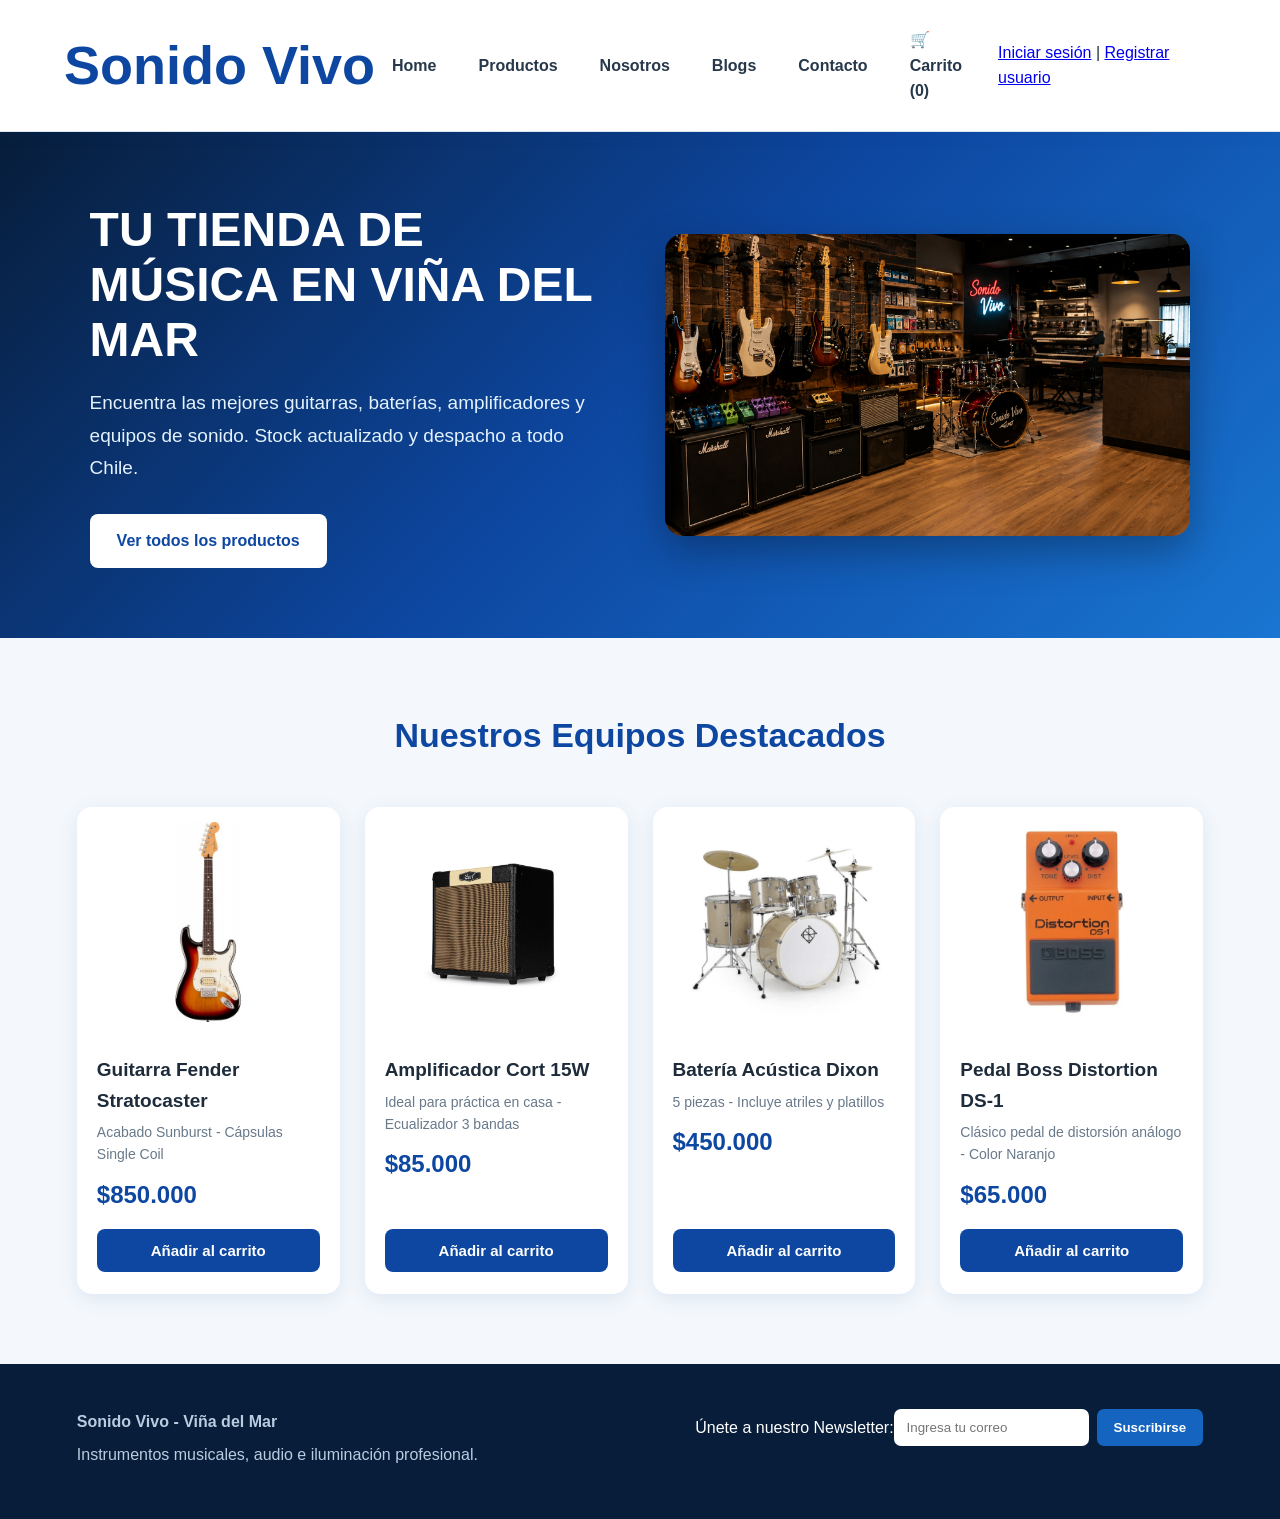
<file: index.html>
<!DOCTYPE html>
<html lang="es">
<head>
    <meta charset="UTF-8">
    <meta name="viewport" content="width=device-width, initial-scale=1.0">
    <title>Sonido Vivo - Tienda de Instrumentos</title>
    <link rel="stylesheet" href="estilos.css">
</head>
<body>

    <!-- HEADER: Cabecera con el logo y navegación -->
    <header>
        <div class="logo">
            <h1>Sonido Vivo</h1>
        </div>
        
        <nav>
            <a href="index.html">Home</a>
            <a href="productos.html">Productos</a>
            <a href="nosotros.html">Nosotros</a>
            <a href="blogs.html">Blogs</a>
            <a href="contacto.html">Contacto</a>
            <a href="carrito.html">Carrito (<span id="contador-carrito">0</span>)</a>
        </nav>
        
        <div class="acceso-usuarios">
            <a href="login.html">Iniciar sesión</a> | 
            <a href="registro.html">Registrar usuario</a>
        </div>
    </header>

    <!-- MAIN: Contenido principal de la página -->
    <main>
        <!-- BANNER PRINCIPAL -->
        <section class="banner-principal">
            <div class="texto-banner">
                <h2>TU TIENDA DE MÚSICA EN VIÑA DEL MAR</h2>
                <p>Encuentra las mejores guitarras, baterías, amplificadores y equipos de sonido. Stock actualizado y despacho a todo Chile.</p>
                <a href="productos.html" class="btn-principal">Ver todos los productos</a>
            </div>
            <div class="imagen-banner">
                <!-- Aquí está la imagen de tu tienda -->
                <img src="img/imagen-de-la-tienda.jpg" alt="Fachada de la tienda Sonido Vivo">
            </div>
        </section>

        <!-- PRODUCTOS DESTACADOS -->
        <section class="listado-productos">
            <h3>Nuestros Equipos Destacados</h3>
            
            <div class="grilla-productos">
                <!-- Producto 1: Guitarra -->
                <article class="producto">
                    <img src="img/guitarra.jpg" alt="Guitarra Eléctrica Fender">
                    <h4>Guitarra Fender Stratocaster</h4>
                    <p class="atributos">Acabado Sunburst - Cápsulas Single Coil</p>
                    <p class="precio">$850.000</p>
                    <button 
                        class="btn-agregar"
                        data-nombre="Guitarra Fender Stratocaster"
                        data-precio="850000">
                        Añadir al carrito
                    </button>
                </article>

                <!-- Producto 2: Amplificador -->
                <article class="producto">
                    <img src="img/amplificador-15w.jpg" alt="Amplificador Cort 15W">
                    <h4>Amplificador Cort 15W</h4>
                    <p class="atributos">Ideal para práctica en casa - Ecualizador 3 bandas</p>
                    <p class="precio">$85.000</p>
                    <button 
                        class="btn-agregar"
                        data-nombre="Amplificador Cort 15W"
                        data-precio="85000">
                        Añadir al carrito
                    </button>
                </article>

                <!-- Producto 3: Batería -->
                <article class="producto">
                    <img src="img/bateria.jpg" alt="Batería Acustica Dixon">
                    <h4>Batería Acústica Dixon</h4>
                    <p class="atributos">5 piezas - Incluye atriles y platillos</p>
                    <p class="precio">$450.000</p>
                    <button 
                    class="btn-agregar"
                    data-nombre="Batería Acústica Dixon"
                    data-precio="450000">
                    Añadir al carrito
                    </button>
                </article>
                
                <!-- Producto 4: Pedal -->
                <article class="producto">
                    <img src="img/pedal.jpg" alt="Pedal Boss Distortion DS-1">
                    <h4>Pedal Boss Distortion DS-1</h4>
                    <p class="atributos">Clásico pedal de distorsión análogo - Color Naranjo</p>
                    <p class="precio">$65.000</p>
                    <button 
                    class="btn-agregar"
                    data-nombre="Pedal Boss Distortion DS-1"
                    data-precio="65000">
                    Añadir al carrito
                    </button>
                </article>
            </div>
        </section>
    </main>

    <!-- FOOTER: Pie de página -->
    <footer>
        <div class="footer-info">
            <p><strong>Sonido Vivo - Viña del Mar</strong></p>
            <p>Instrumentos musicales, audio e iluminación profesional.</p>
        </div>
        <div class="newsletter">
            <label for="email">Únete a nuestro Newsletter:</label>
            <input type="email" id="email" placeholder="Ingresa tu correo">
            <button>Suscribirse</button>
        </div>
    </footer>
    <script src="validaciones.js"></script>
</body>
<script src="validaciones.js"></script>
</html>
</file>
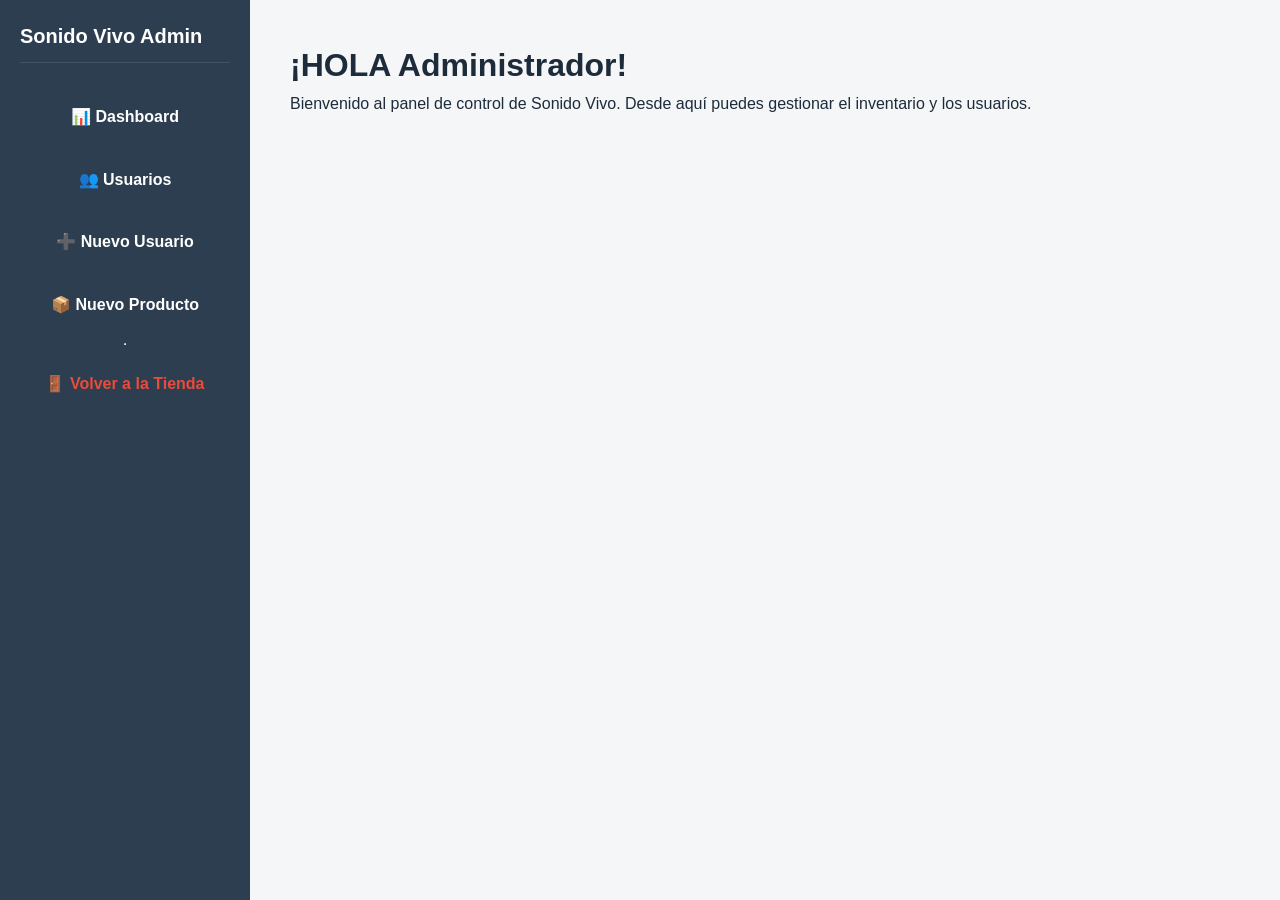
<file: admin-home.html>
<!DOCTYPE html>
<html lang="es">
<head>
    <meta charset="UTF-8">
    <meta name="viewport" content="width=device-width, initial-scale=1.0">
    <title>Panel Administrador - Sonido Vivo</title>
    <link rel="stylesheet" href="estilos.css">
</head>
<body class="body-admin">
    <div class="admin-container" style="display: flex; min-height: 100vh;">
        <!-- Menú Vertical de Administración -->
        <aside class="sidebar" style="width: 250px; background-color: #2c3e50; color: white; padding: 20px;">
            <h2>Sonido Vivo Admin</h2>
            <nav style="display: flex; flex-direction: column; gap: 15px; margin-top: 30px;">
                <a href="admin-home.html" style="color: white; text-decoration: none;">📊 Dashboard</a>
                <a href="admin-usuarios.html" style="color: white; text-decoration: none;">👥 Usuarios</a>
                <a href="admin-nuevo-usuario.html" style="color: white; text-decoration: none;">➕ Nuevo Usuario</a>
                <a href="admin-nuevo-producto.html" style="color: white; text-decoration: none;">📦 Nuevo Producto</a>
                <hr>
                <a href="index.html" style="color: #e74c3c; text-decoration: none;">🚪 Volver a la Tienda</a>
            </nav>
        </aside>

        <!-- Área de Contenido Principal -->
        <main class="admin-content" style="flex: 1; padding: 40px; background-color: #f4f6f7;">
            <h1>¡HOLA Administrador!</h1>
            <p>Bienvenido al panel de control de Sonido Vivo. Desde aquí puedes gestionar el inventario y los usuarios.</p>
        </main>
    </div>
</body>
</html>
</file>
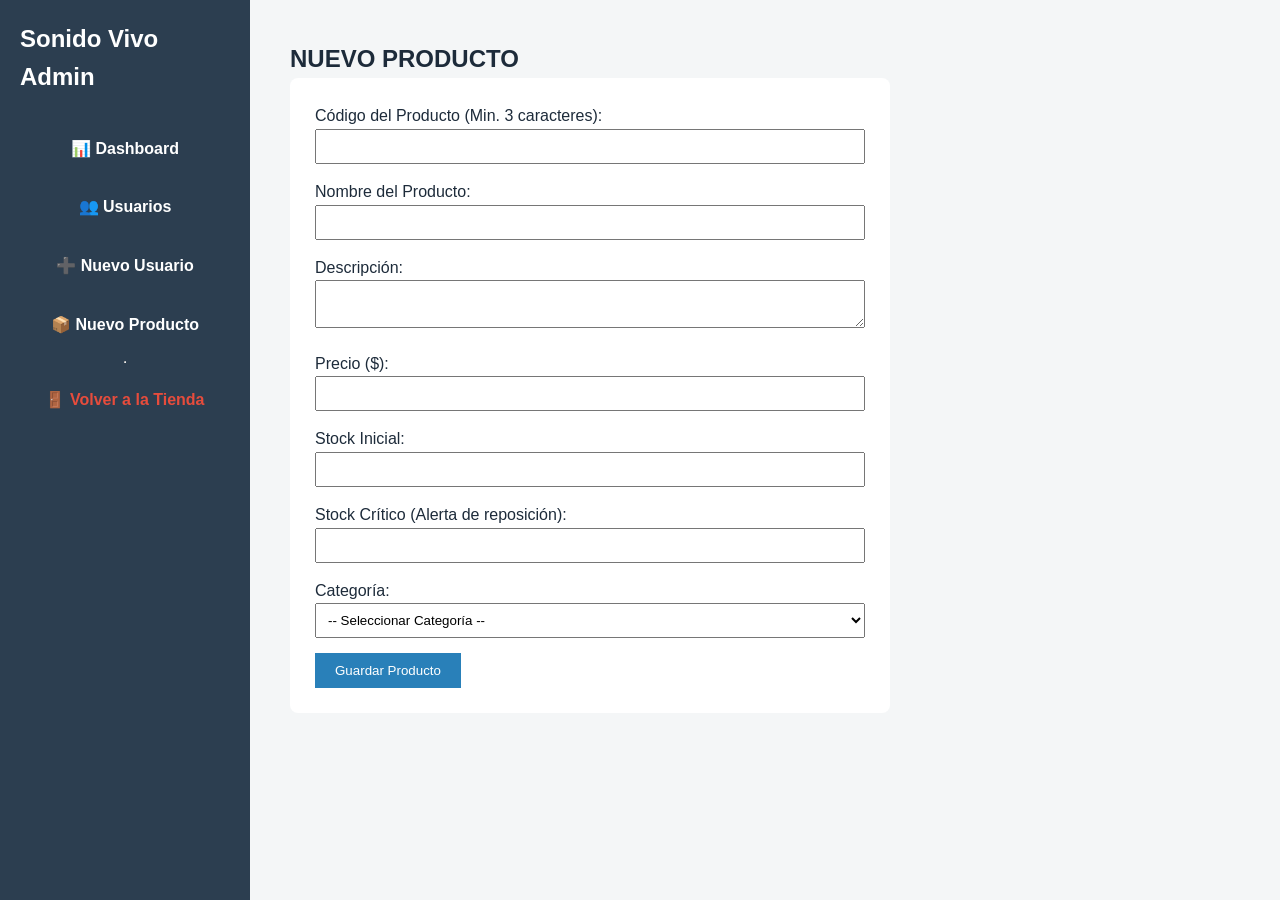
<file: admin-nuevo-producto.html>
<!DOCTYPE html>
<html lang="es">
<head>
    <meta charset="UTF-8">
    <meta name="viewport" content="width=device-width, initial-scale=1.0">
    <title>Nuevo Producto - Admin</title>
    <link rel="stylesheet" href="estilos.css">
</head>
<body>
    <div style="display: flex; min-height: 100vh;">
        <aside style="width: 250px; background-color: #2c3e50; color: white; padding: 20px;">
            <h2>Sonido Vivo Admin</h2>
            <nav style="display: flex; flex-direction: column; gap: 15px; margin-top: 30px;">
                <a href="admin-home.html" style="color: white; text-decoration: none;">📊 Dashboard</a>
                <a href="admin-usuarios.html" style="color: white; text-decoration: none;">👥 Usuarios</a>
                <a href="admin-nuevo-usuario.html" style="color: white; text-decoration: none;">➕ Nuevo Usuario</a>
                <a href="admin-nuevo-producto.html" style="color: white; text-decoration: none;">📦 Nuevo Producto</a>
                <hr>
                <a href="index.html" style="color: #e74c3c; text-decoration: none;">🚪 Volver a la Tienda</a>
            </nav>
        </aside>

        <main style="flex: 1; padding: 40px; background-color: #f4f6f7;">
            <h2>NUEVO PRODUCTO</h2>
            <form id="form-admin-producto" style="background: white; padding: 25px; border-radius: 8px; max-width: 600px;">
                <label>Código del Producto (Min. 3 caracteres):</label>
                <input type="text" id="prod-codigo" minlength="3" required style="width: 100%; margin-bottom: 15px; padding: 8px;">

                <label>Nombre del Producto:</label>
                <input type="text" id="prod-nombre" maxlength="100" required style="width: 100%; margin-bottom: 15px; padding: 8px;">

                <label>Descripción:</label>
                <textarea id="prod-descripcion" maxlength="500" style="width: 100%; margin-bottom: 15px; padding: 8px;"></textarea>

                <label>Precio ($):</label>
                <input type="number" id="prod-precio" min="0" step="0.01" required style="width: 100%; margin-bottom: 15px; padding: 8px;">

                <label>Stock Inicial:</label>
                <input type="number" id="prod-stock" min="0" required style="width: 100%; margin-bottom: 15px; padding: 8px;">

                <label>Stock Crítico (Alerta de reposición):</label>
                <input type="number" id="prod-stock-critico" min="0" style="width: 100%; margin-bottom: 15px; padding: 8px;">

                <label>Categoría:</label>
                <select id="prod-categoria" required style="width: 100%; margin-bottom: 15px; padding: 8px;">
                    <option value="">-- Seleccionar Categoría --</option>
                    <option value="Cuerdas">Instrumentos de Cuerda</option>
                    <option value="Percusion">Percusión</option>
                    <option value="Amplificadores">Amplificadores</option>
                    <option value="Accesorios">Accesorios</option>
                </select>

                <button type="submit" style="background: #2980b9; color: white; border: none; padding: 10px 20px; cursor: pointer;">Guardar Producto</button>
            </form>
        </main>
    </div>
    <script src="validaciones.js"></script>
</body>
</html>
</file>
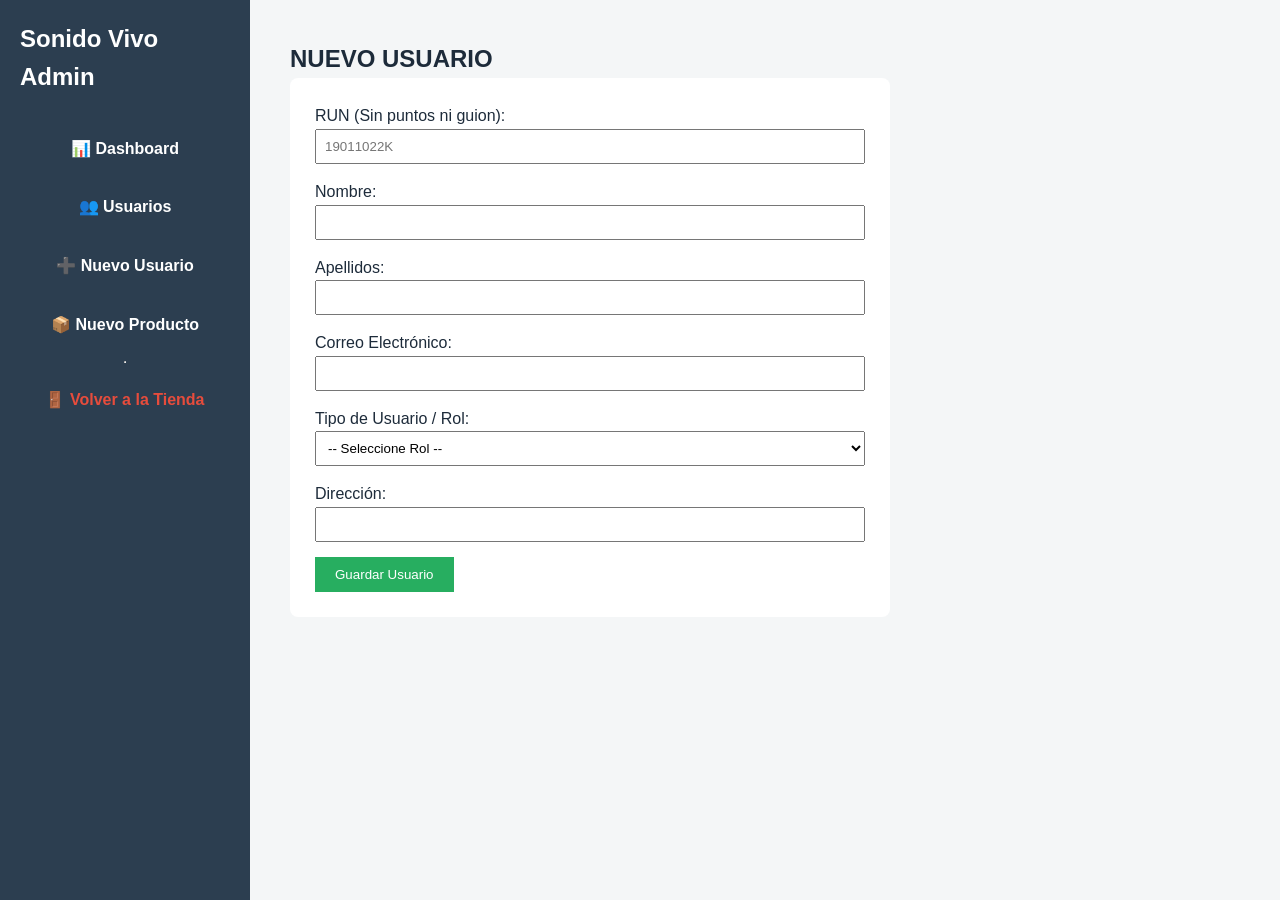
<file: admin-nuevo-usuario.html>
<!DOCTYPE html>
<html lang="es">
<head>
    <meta charset="UTF-8">
    <meta name="viewport" content="width=device-width, initial-scale=1.0">
    <title>Nuevo Usuario - Admin</title>
    <link rel="stylesheet" href="estilos.css">
</head>
<body>
    <div style="display: flex; min-height: 100vh;">
        <aside style="width: 250px; background-color: #2c3e50; color: white; padding: 20px;">
            <h2>Sonido Vivo Admin</h2>
            <nav style="display: flex; flex-direction: column; gap: 15px; margin-top: 30px;">
                <a href="admin-home.html" style="color: white; text-decoration: none;">📊 Dashboard</a>
                <a href="admin-usuarios.html" style="color: white; text-decoration: none;">👥 Usuarios</a>
                <a href="admin-nuevo-usuario.html" style="color: white; text-decoration: none;">➕ Nuevo Usuario</a>
                <a href="admin-nuevo-producto.html" style="color: white; text-decoration: none;">📦 Nuevo Producto</a>
                <hr>
                <a href="index.html" style="color: #e74c3c; text-decoration: none;">🚪 Volver a la Tienda</a>
            </nav>
        </aside>

        <main style="flex: 1; padding: 40px; background-color: #f4f6f7;">
            <h2>NUEVO USUARIO</h2>
            <form id="form-admin-usuario" style="background: white; padding: 25px; border-radius: 8px; max-width: 600px;">
                <label>RUN (Sin puntos ni guion):</label>
                <input type="text" id="admin-run" placeholder="19011022K" required style="width: 100%; margin-bottom: 15px; padding: 8px;">

                <label>Nombre:</label>
                <input type="text" id="admin-nombre" maxlength="50" required style="width: 100%; margin-bottom: 15px; padding: 8px;">

                <label>Apellidos:</label>
                <input type="text" id="admin-apellidos" maxlength="100" required style="width: 100%; margin-bottom: 15px; padding: 8px;">

                <label>Correo Electrónico:</label>
                <input type="email" id="admin-correo" required style="width: 100%; margin-bottom: 15px; padding: 8px;">

                <label>Tipo de Usuario / Rol:</label>
                <select id="admin-tipo-usuario" required style="width: 100%; margin-bottom: 15px; padding: 8px;">
                    <option value="">-- Seleccione Rol --</option>
                    <option value="Administrador">Administrador</option>
                    <option value="Vendedor">Vendedor</option>
                    <option value="Cliente">Cliente</option>
                </select>

                <label>Dirección:</label>
                <input type="text" id="admin-direccion" maxlength="300" required style="width: 100%; margin-bottom: 15px; padding: 8px;">

                <button type="submit" style="background: #27ae60; color: white; border: none; padding: 10px 20px; cursor: pointer;">Guardar Usuario</button>
            </form>
        </main>
    </div>
    <script src="validaciones.js"></script>
</body>
</html>
</file>
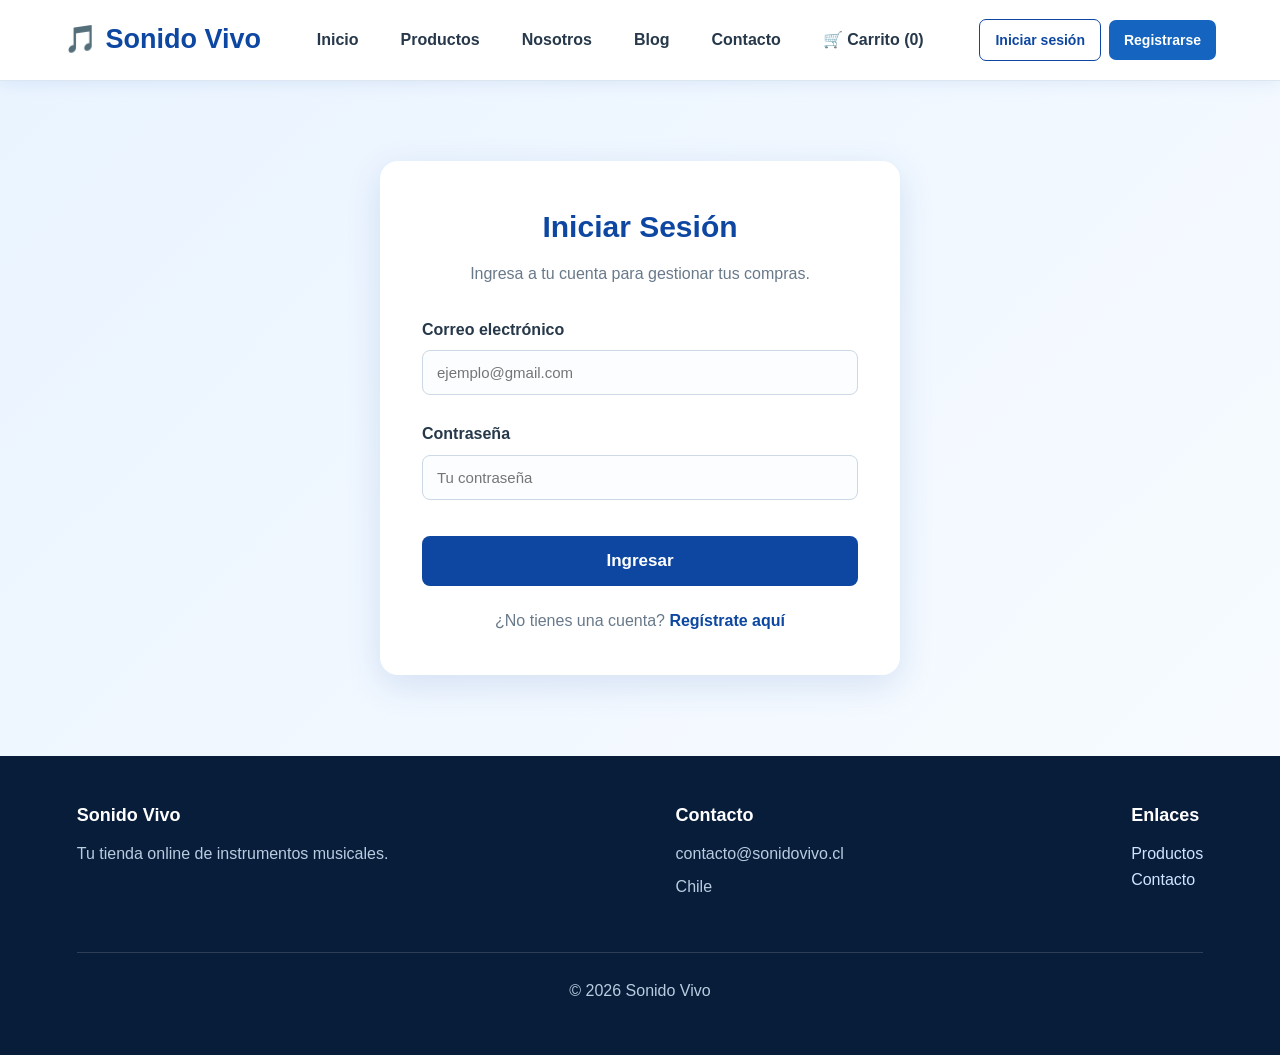
<file: admin-productos.html>
<!DOCTYPE html>
<html lang="es">
<head>
    <meta charset="UTF-8">
    <meta name="viewport" content="width=device-width, initial-scale=1.0">
    <title>Panel de Administración - Sonido Vivo</title>
    <link rel="stylesheet" href="estilos.css">
</head>
<body>

    <!-- PROTECCIÓN DE ACCESO: si no hay sesión de admin, expulsa antes de mostrar nada -->
    <script>
        const usuarioSesion = JSON.parse(localStorage.getItem("usuarioActivo"));
        if (!usuarioSesion || usuarioSesion.rol !== "admin") {
            window.location.href = "login.html";
        }
    </script>

    <!-- HEADER DEL ADMIN: Es distinto al de los clientes -->
    <header style="background-color: #112233; color: white;">
        <div class="logo">
            <h1 style="color: white;">Sonido Vivo | ADMIN</h1>
        </div>
        <nav>
            <a href="admin-productos.html" style="color: #a8dadc;">📦 Mis Productos</a>
            <a href="admin-usuarios.html" style="color: white;">👥 Usuarios</a>
            <a href="#" onclick="cerrarSesion()" style="color: #e63946;">Cerrar Sesión</a>
        </nav>
    </header>

    <main style="padding: 40px;">
        <h2 style="margin-bottom: 20px;">Listado de Productos en Bodega</h2>
        
        <button style="margin-bottom: 20px; background-color: #2a9d8f;">+ Agregar Nuevo Producto</button>

        <!-- TABLA: Etiqueta semántica para mostrar datos tabulares -->
        <table class="tabla-admin">
            <thead>
                <tr>
                    <th>ID</th>
                    <th>Imagen</th>
                    <th>Nombre del Producto</th>
                    <th>Precio</th>
                    <th>Stock Físico</th>
                    <th>Acciones</th>
                </tr>
            </thead>
            <tbody>
                <tr>
                    <td>001</td>
                    <td><img src="img/guitarra.jpg" width="50" alt="Guitarra"></td>
                    <td>Guitarra Fender Stratocaster</td>
                    <td>$850.000</td>
                    <td style="color: green; font-weight: bold;">12</td>
                    <td>
                        <button style="background-color: #f4a261; padding: 5px 10px;">Editar</button>
                        <button style="background-color: #e63946; padding: 5px 10px;">Eliminar</button>
                    </td>
                </tr>
                <tr>
                    <td>002</td>
                    <td><img src="img/amplificador-15w.jpg" width="50" alt="Amplificador"></td>
                    <td>Amplificador Cort 15W</td>
                    <td>$85.000</td>
                    <td style="color: red; font-weight: bold;">0 (Agotado)</td>
                    <td>
                        <button style="background-color: #f4a261; padding: 5px 10px;">Editar</button>
                        <button style="background-color: #e63946; padding: 5px 10px;">Eliminar</button>
                    </td>
                </tr>
            </tbody>
        </table>
    </main>

    <script src="validaciones.js"></script>
    <script src="sesion.js"></script>
</body>
</html>
</file>
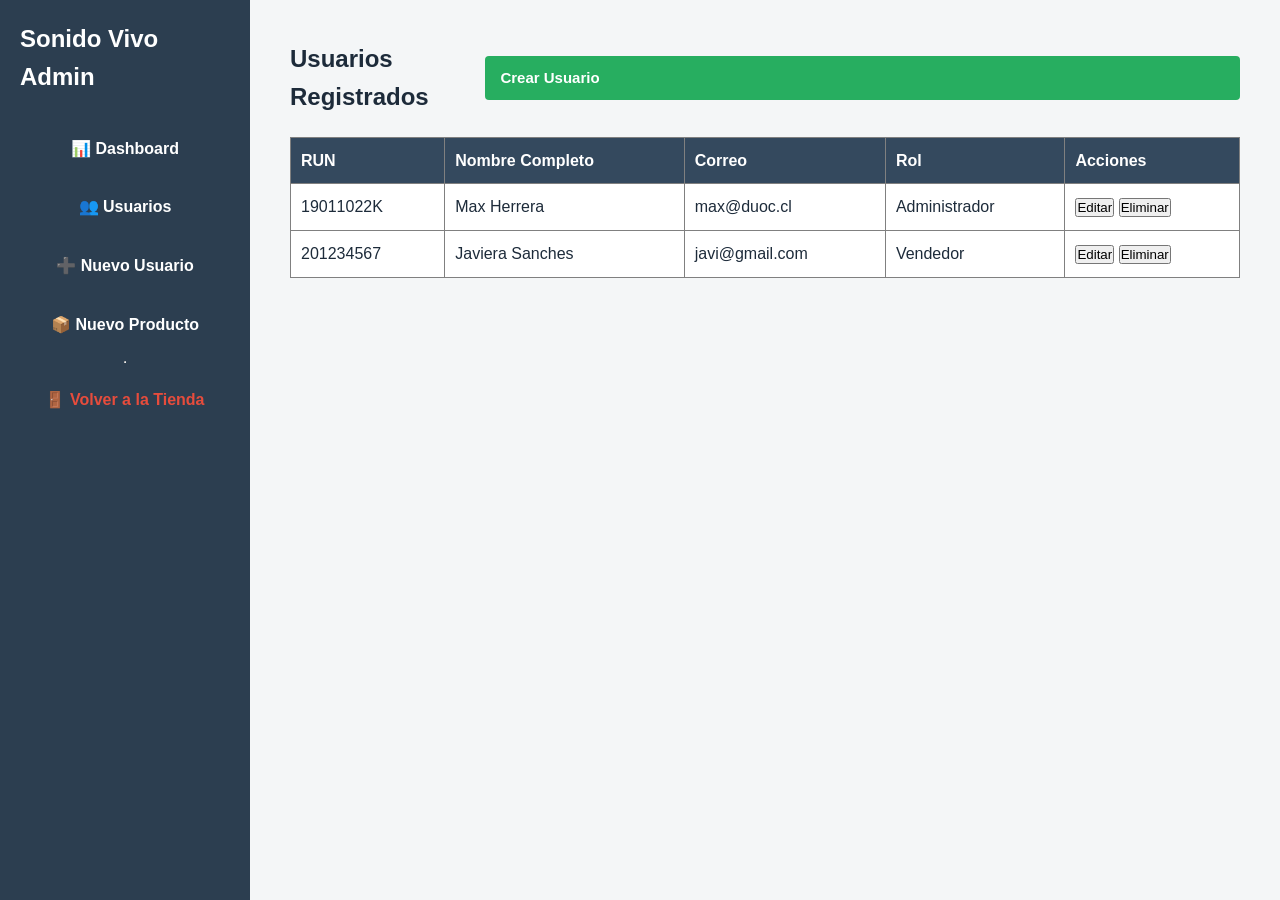
<file: admin-usuarios.html>
<!DOCTYPE html>
<html lang="es">
<head>
    <meta charset="UTF-8">
    <meta name="viewport" content="width=device-width, initial-scale=1.0">
    <title>Gestión de Usuarios - Admin</title>
    <link rel="stylesheet" href="estilos.css">
</head>
<body>
    <div style="display: flex; min-height: 100vh;">
        <aside style="width: 250px; background-color: #2c3e50; color: white; padding: 20px;">
            <h2>Sonido Vivo Admin</h2>
            <nav style="display: flex; flex-direction: column; gap: 15px; margin-top: 30px;">
                <a href="admin-home.html" style="color: white; text-decoration: none;">📊 Dashboard</a>
                <a href="admin-usuarios.html" style="color: white; text-decoration: none;">👥 Usuarios</a>
                <a href="admin-nuevo-usuario.html" style="color: white; text-decoration: none;">➕ Nuevo Usuario</a>
                <a href="admin-nuevo-producto.html" style="color: white; text-decoration: none;">📦 Nuevo Producto</a>
                <hr>
                <a href="index.html" style="color: #e74c3c; text-decoration: none;">🚪 Volver a la Tienda</a>
            </nav>
        </aside>

        <main style="flex: 1; padding: 40px; background-color: #f4f6f7;">
            <div style="display: flex; justify-content: space-between; align-items: center; margin-bottom: 20px;">
                <h2>Usuarios Registrados</h2>
                <a href="admin-nuevo-usuario.html" class="btn-agregar" style="padding: 10px 15px; text-decoration: none; background: #27ae60; color: white; border-radius: 4px;">Crear Usuario</a>
            </div>

            <table border="1" style="width: 100%; border-collapse: collapse; background: white; text-align: left;">
                <thead style="background-color: #34495e; color: white;">
                    <tr>
                        <th style="padding: 10px;">RUN</th>
                        <th style="padding: 10px;">Nombre Completo</th>
                        <th style="padding: 10px;">Correo</th>
                        <th style="padding: 10px;">Rol</th>
                        <th style="padding: 10px;">Acciones</th>
                    </tr>
                </thead>
                <tbody>
                    <tr>
                        <td style="padding: 10px;">19011022K</td>
                        <td style="padding: 10px;">Max Herrera</td>
                        <td style="padding: 10px;">max@duoc.cl</td>
                        <td style="padding: 10px;">Administrador</td>
                        <td style="padding: 10px;"><button>Editar</button> <button>Eliminar</button></td>
                    </tr>
                    <tr>
                        <td style="padding: 10px;">201234567</td>
                        <td style="padding: 10px;">Javiera Sanches</td>
                        <td style="padding: 10px;">javi@gmail.com</td>
                        <td style="padding: 10px;">Vendedor</td>
                        <td style="padding: 10px;"><button>Editar</button> <button>Eliminar</button></td>
                    </tr>
                </tbody>
            </table>
        </main>
    </div>
</body>
</html>
</file>
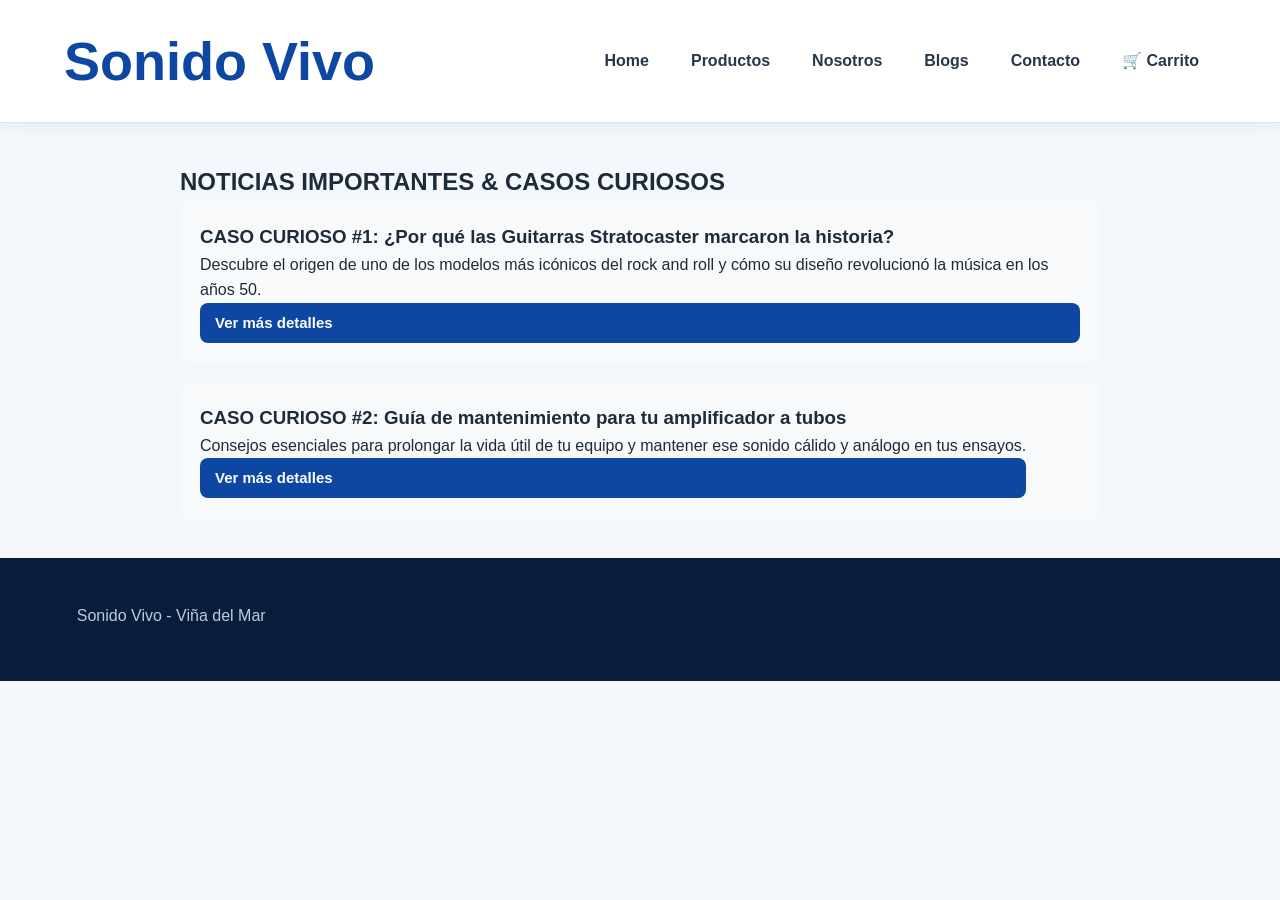
<file: blogs.html>
<!DOCTYPE html>
<html lang="es">
<head>
    <meta charset="UTF-8">
    <meta name="viewport" content="width=device-width, initial-scale=1.0">
    <title>Blogs - Sonido Vivo</title>
    <link rel="stylesheet" href="estilos.css">
</head>
<body>
    <header>
        <div class="logo"><h1>Sonido Vivo</h1></div>
        <nav>
            <a href="index.html">Home</a>
            <a href="productos.html">Productos</a>
            <a href="nosotros.html">Nosotros</a>
            <a href="blogs.html">Blogs</a>
            <a href="contacto.html">Contacto</a>
            <a href="carrito.html">🛒 Carrito</a>
        </nav>
    </header>

    <main style="padding: 40px; max-width: 1000px; margin: 0 auto;">
        <h2>NOTICIAS IMPORTANTES & CASOS CURIOSOS</h2>

        <article style="background: #f8f9fa; padding: 20px; margin-bottom: 20px; border-radius: 8px; display: flex; gap: 20px;">
            <div>
                <h3>CASO CURIOSO #1: ¿Por qué las Guitarras Stratocaster marcaron la historia?</h3>
                <p>Descubre el origen de uno de los modelos más icónicos del rock and roll y cómo su diseño revolucionó la música en los años 50.</p>
                <a href="productos.html" class="btn-agregar" style="text-decoration: none; display: inline-block; padding: 8px 15px;">Ver más detalles</a>
            </div>
        </article>

        <article style="background: #f8f9fa; padding: 20px; border-radius: 8px; display: flex; gap: 20px;">
            <div>
                <h3>CASO CURIOSO #2: Guía de mantenimiento para tu amplificador a tubos</h3>
                <p>Consejos esenciales para prolongar la vida útil de tu equipo y mantener ese sonido cálido y análogo en tus ensayos.</p>
                <a href="productos.html" class="btn-agregar" style="text-decoration: none; display: inline-block; padding: 8px 15px;">Ver más detalles</a>
            </div>
        </article>
    </main>

    <footer><p>Sonido Vivo - Viña del Mar</p></footer>
</body>
</html>
</file>
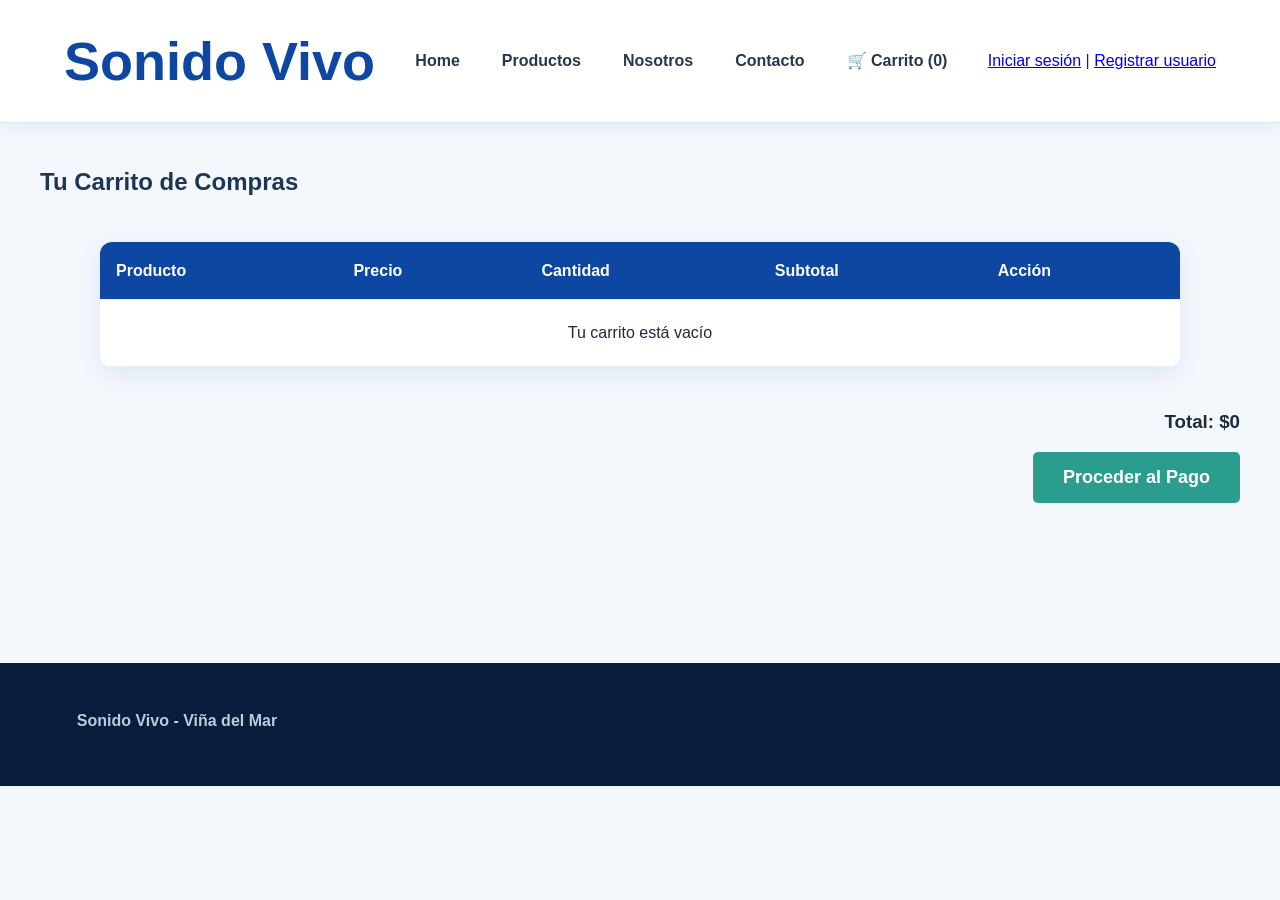
<file: carrito.html>
<!DOCTYPE html>
<html lang="es">
<head>
    <meta charset="UTF-8">
    <meta name="viewport" content="width=device-width, initial-scale=1.0">
    <title>Carrito de Compras - Sonido Vivo</title>
    <link rel="stylesheet" href="estilos.css">
</head>
<body>

    <!-- HEADER -->
    <header>
        <div class="logo">
            <h1>Sonido Vivo</h1>
        </div>
        <nav>
            <a href="index.html">Home</a>
            <a href="productos.html">Productos</a>
            <a href="nosotros.html">Nosotros</a>
            <a href="contacto.html">Contacto</a>
            <!-- Simplificamos este enlace para que el JS lo actualice sin problemas -->
            <a href="carrito.html">🛒 Carrito (0)</a>
        </nav>
        <div class="acceso-usuarios" id="zona-login">
            <a href="login.html">Iniciar sesión</a> | 
            <a href="registro.html">Registrar usuario</a>
        </div>
    </header>

    <!-- MAIN: Detalle del Carrito -->
    <main style="padding: 40px; min-height: 60vh;">
        <h2 style="margin-bottom: 20px; color: #1d3557;">Tu Carrito de Compras</h2>

        <table class="tabla-admin" id="tabla-carrito">
            <thead>
                <tr>
                    <th>Producto</th>
                    <th>Precio</th>
                    <th>Cantidad</th>
                    <th>Subtotal</th>
                    <th>Acción</th>
                </tr>
            </thead>
            <!-- El JS inyectará las filas justo aquí -->
            <tbody id="cuerpo-carrito">
                
            </tbody>
        </table>

        <div style="text-align: right; margin-top: 20px;">
            <!-- Camiamos carrito-total por total-carrito -->
            <h3 style="margin-bottom: 15px;">Total: <span id="total-carrito">$0</span></h3>
            
            <button onclick="alert('¡Gracias por tu compra! (Simulación de pago)')" style="padding: 15px 30px; background-color: #2a9d8f; color: white; border: none; font-size: 18px; font-weight: bold; cursor: pointer; border-radius: 5px;">Proceder al Pago</button>
        </div>
    </main>

    <!-- FOOTER -->
    <footer>
        <div class="footer-info">
            <p><strong>Sonido Vivo - Viña del Mar</strong></p>
        </div>
    </footer>

    <!-- Scripts -->
    <script src="sesion.js"></script>
    <script src="validaciones.js"></script>
</body>
</html>
</file>
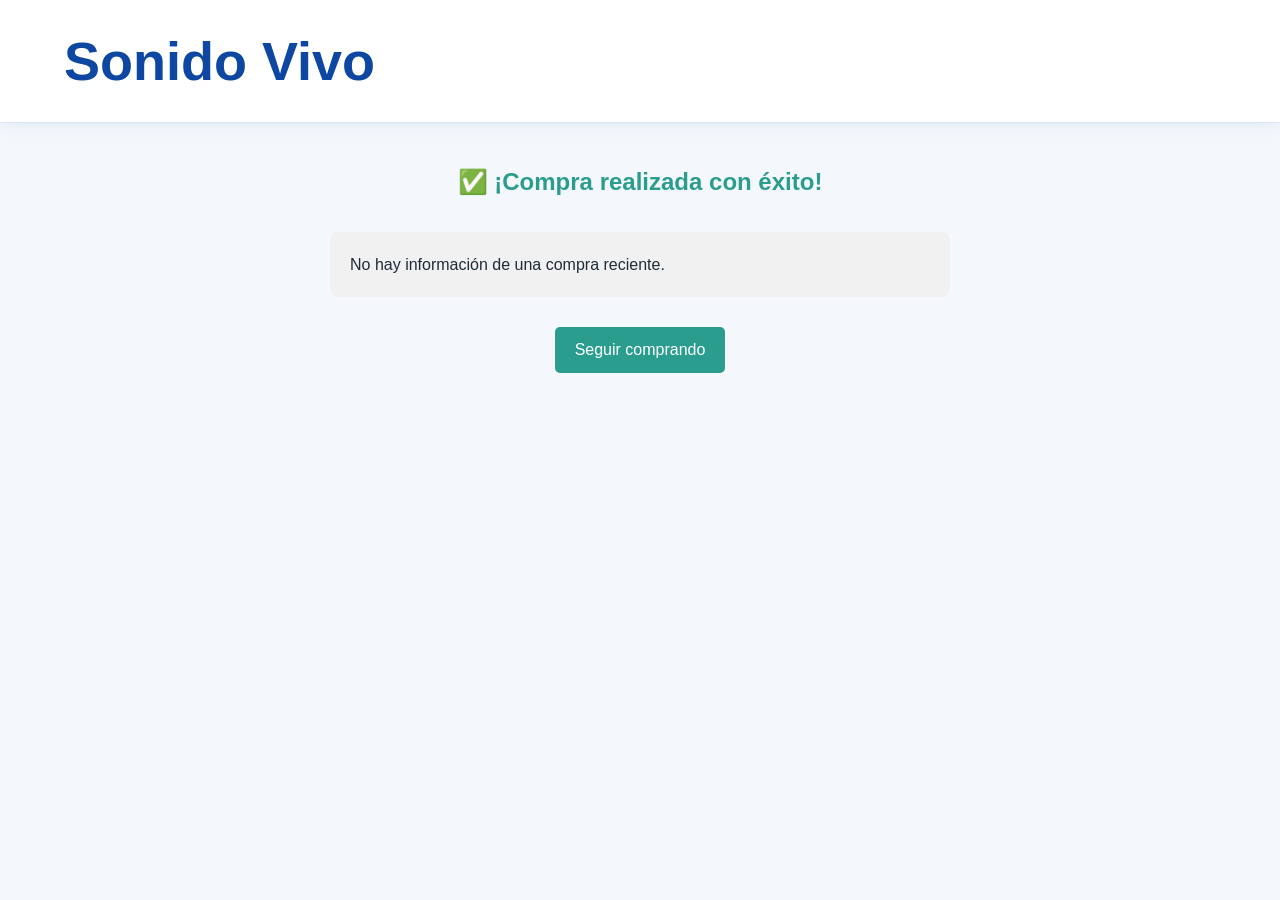
<file: confirmacion.html>
<!DOCTYPE html>
<html lang="es">
<head>
    <meta charset="UTF-8">
    <meta name="viewport" content="width=device-width, initial-scale=1.0">
    <title>Compra Confirmada - Sonido Vivo</title>
    <link rel="stylesheet" href="estilos.css">
</head>
<body>

    <header>
        <div class="logo">
            <h1>Sonido Vivo</h1>
        </div>
        <nav>
            <div id="zona-login"></div>
        </nav>
    </header>

    <main style="padding: 40px; max-width: 700px; margin: 0 auto; text-align: center;">

        <h2 style="color: #2a9d8f;">✅ ¡Compra realizada con éxito!</h2>

        <div id="detalle-compra" style="background-color: #f1f1f1; padding: 20px; border-radius: 8px; margin-top: 30px; text-align: left;">
            <!-- Se llena con JavaScript -->
        </div>

        <a href="productos.html" style="display: inline-block; margin-top: 30px; background-color: #2a9d8f; color: white; padding: 10px 20px; text-decoration: none; border-radius: 5px;">
            Seguir comprando
        </a>

    </main>

    <script src="validaciones.js"></script>
    <script src="sesion.js"></script>
    <script>
        document.addEventListener("DOMContentLoaded", function () {

            const compra = JSON.parse(localStorage.getItem("ultimaCompra"));
            const contenedor = document.getElementById("detalle-compra");

            if (!compra) {
                contenedor.innerHTML = "<p>No hay información de una compra reciente.</p>";
                return;
            }

            let html =
                "<p><strong>Número de orden:</strong> " + compra.numeroOrden + "</p>" +
                "<p><strong>Fecha:</strong> " + compra.fecha + "</p>" +
                "<p><strong>Nombre:</strong> " + compra.nombreCliente + "</p>" +
                "<p><strong>Dirección de envío:</strong> " + compra.direccion + "</p>" +
                "<hr>" +
                "<p><strong>Productos:</strong></p>";

            compra.productos.forEach(function (producto) {
                html += "<p>" + producto.nombre + " x" + producto.cantidad + " - $" + (producto.precio * producto.cantidad) + "</p>";
            });

            html += "<hr><h3>Total pagado: $" + compra.total + "</h3>";

            contenedor.innerHTML = html;

        });
    </script>

</body>
</html>
</file>
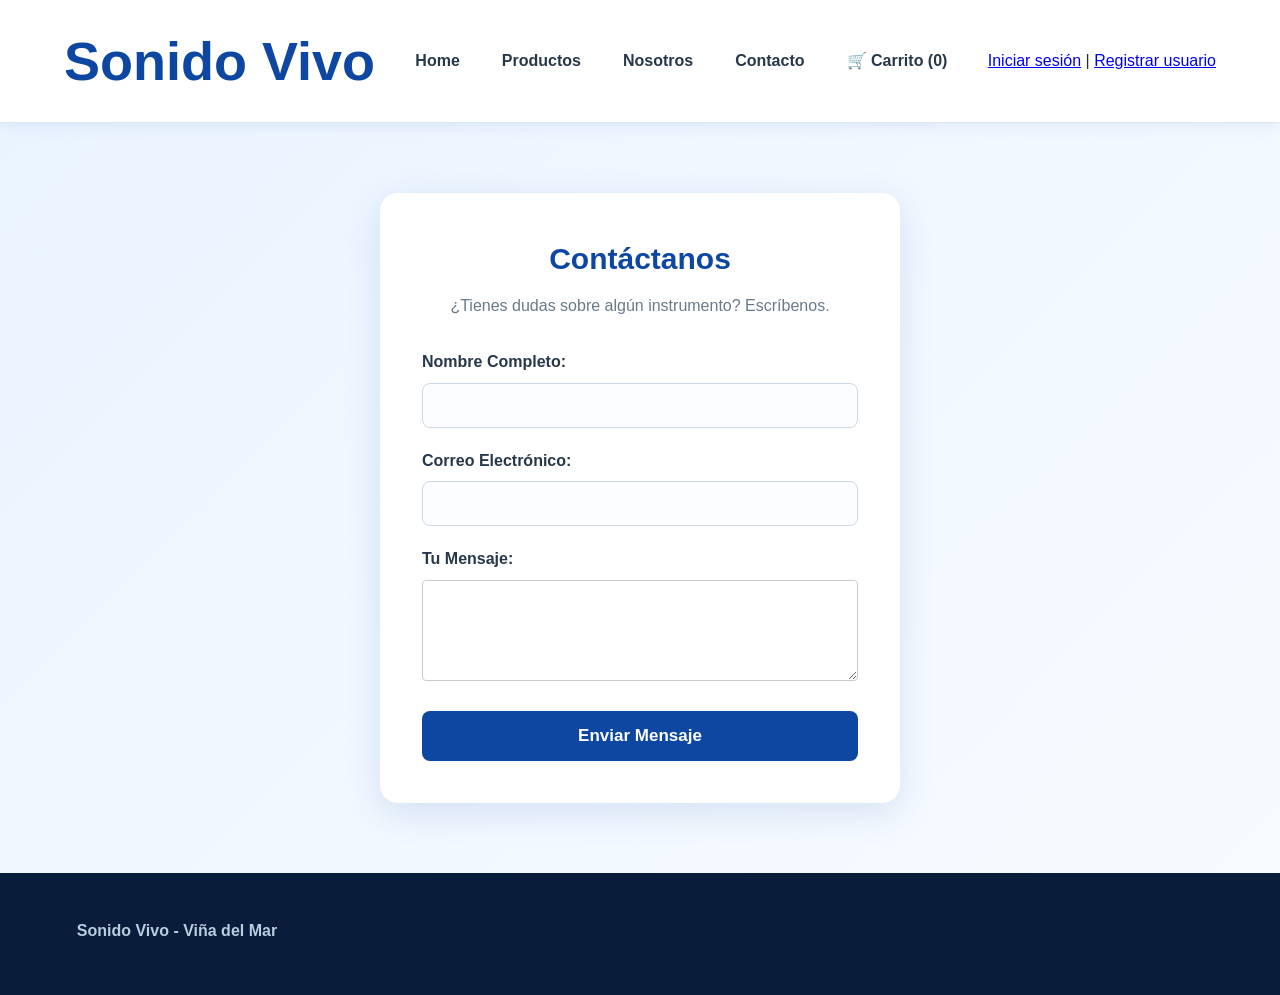
<file: contacto.html>
<!DOCTYPE html>
<html lang="es">
<head>
    <meta charset="UTF-8">
    <meta name="viewport" content="width=device-width, initial-scale=1.0">
    <title>Contacto - Sonido Vivo</title>
    <link rel="stylesheet" href="estilos.css">
</head>
<body>

    <!-- HEADER -->
    <header>
        <div class="logo">
            <h1>Sonido Vivo</h1>
        </div>
        <nav>
            <a href="index.html">Home</a>
            <a href="productos.html">Productos</a>
            <a href="nosotros.html">Nosotros</a>
            <a href="contacto.html">Contacto</a>
            <a href="carrito.html">🛒 Carrito (0)</a>
        </nav>
        <div class="acceso-usuarios">
            <a href="login.html">Iniciar sesión</a> | 
            <a href="registro.html">Registrar usuario</a>
        </div>
    </header>

    <!-- MAIN: Formulario de Contacto -->
    <main class="contenedor-formulario">
        <section class="caja-registro">
            <h2>Contáctanos</h2>
            <p>¿Tienes dudas sobre algún instrumento? Escríbenos.</p>
            
            <form action="#" method="POST">
                <div class="grupo-input">
                    <label for="nombre">Nombre Completo:</label>
                    <input type="text" id="nombre" required>
                </div>

                <div class="grupo-input">
                    <label for="email-contacto">Correo Electrónico:</label>
                    <input type="email" id="email-contacto" required>
                </div>

                <div class="grupo-input">
                    <label for="mensaje">Tu Mensaje:</label>
                    <textarea id="mensaje" rows="5" style="padding: 12px; border: 1px solid #ccc; border-radius: 4px; resize: vertical;" required></textarea>
                </div>

                <button type="submit" class="btn-formulario">Enviar Mensaje</button>
            </form>
        </section>
    </main>

    <!-- FOOTER -->
    <footer>
        <div class="footer-info">
            <p><strong>Sonido Vivo - Viña del Mar</strong></p>
        </div>
    </footer>

</body>
</html>
</file>
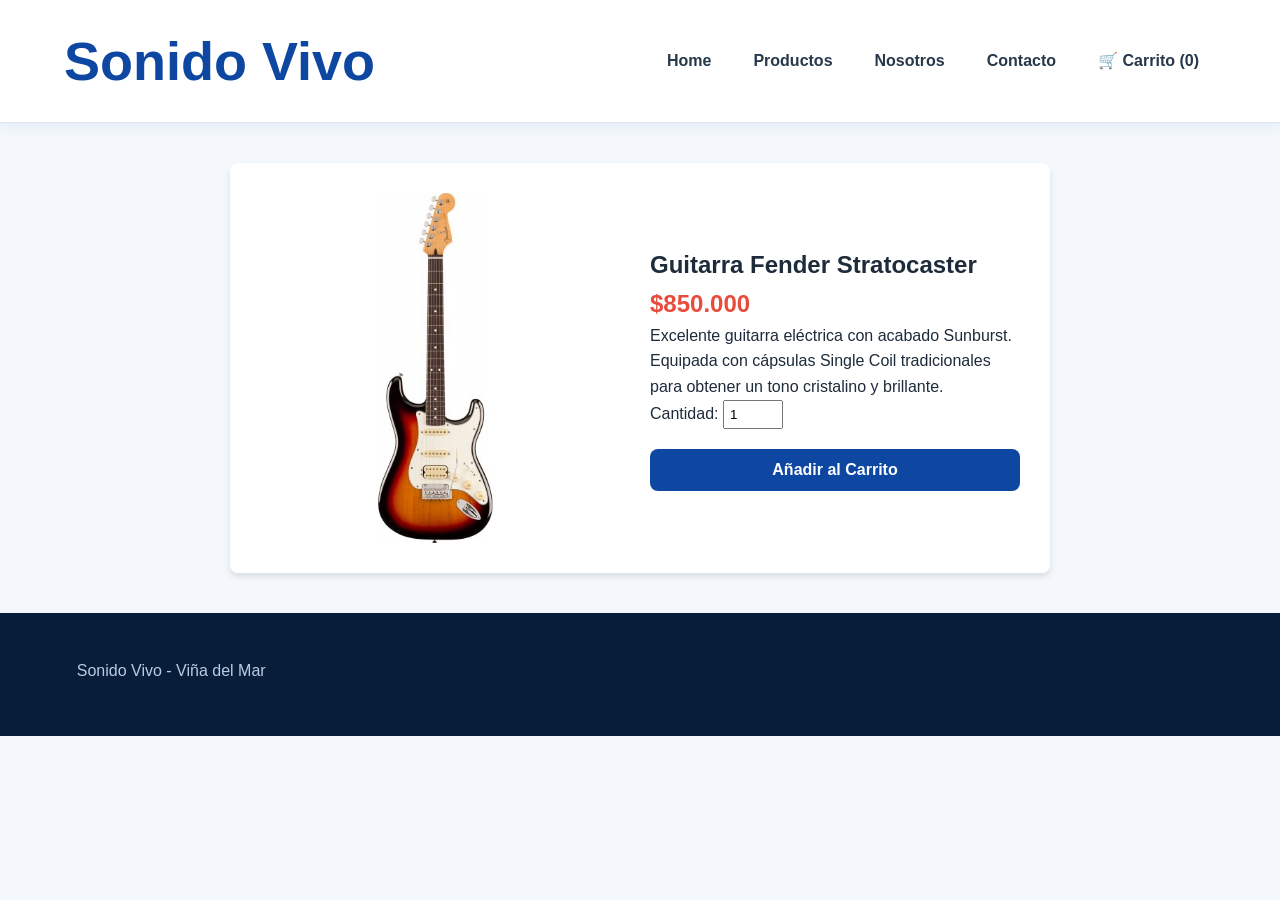
<file: detalle-producto.html>
<!DOCTYPE html>
<html lang="es">
<head>
    <meta charset="UTF-8">
    <meta name="viewport" content="width=device-width, initial-scale=1.0">
    <title>Detalle del Producto - Sonido Vivo</title>
    <link rel="stylesheet" href="estilos.css">
</head>
<body>
    <header>
        <div class="logo"><h1>Sonido Vivo</h1></div>
        <nav>
            <a href="index.html">Home</a>
            <a href="productos.html">Productos</a>
            <a href="nosotros.html">Nosotros</a>
            <a href="contacto.html">Contacto</a>
            <a href="carrito.html">🛒 Carrito</a>
        </nav>
    </header>

    <main style="padding: 40px; max-width: 900px; margin: 0 auto;">
        <div style="display: flex; gap: 40px; align-items: center; background: white; padding: 30px; border-radius: 8px; box-shadow: 0 4px 6px rgba(0,0,0,0.1);">
            <img src="img/guitarra.jpg" alt="Guitarra Fender" style="max-width: 350px; width: 100%; border-radius: 8px;">
            <div>
                <h2>Guitarra Fender Stratocaster</h2>
                <h3 style="color: #e74c3c; font-size: 24px;">$850.000</h3>
                <p>Excelente guitarra eléctrica con acabado Sunburst. Equipada con cápsulas Single Coil tradicionales para obtener un tono cristalino y brillante.</p>
                <label for="cantidad">Cantidad:</label>
                <input type="number" id="cantidad" value="1" min="1" max="10" style="padding: 5px; width: 60px; margin-bottom: 20px;">
                <br>
                <button class="btn-agregar" style="padding: 12px 25px; font-size: 16px;">Añadir al Carrito</button>
            </div>
        </div>
    </main>

    <footer><p>Sonido Vivo - Viña del Mar</p></footer>
    <script src="validaciones.js"></script>
</body>
</html>
</file>
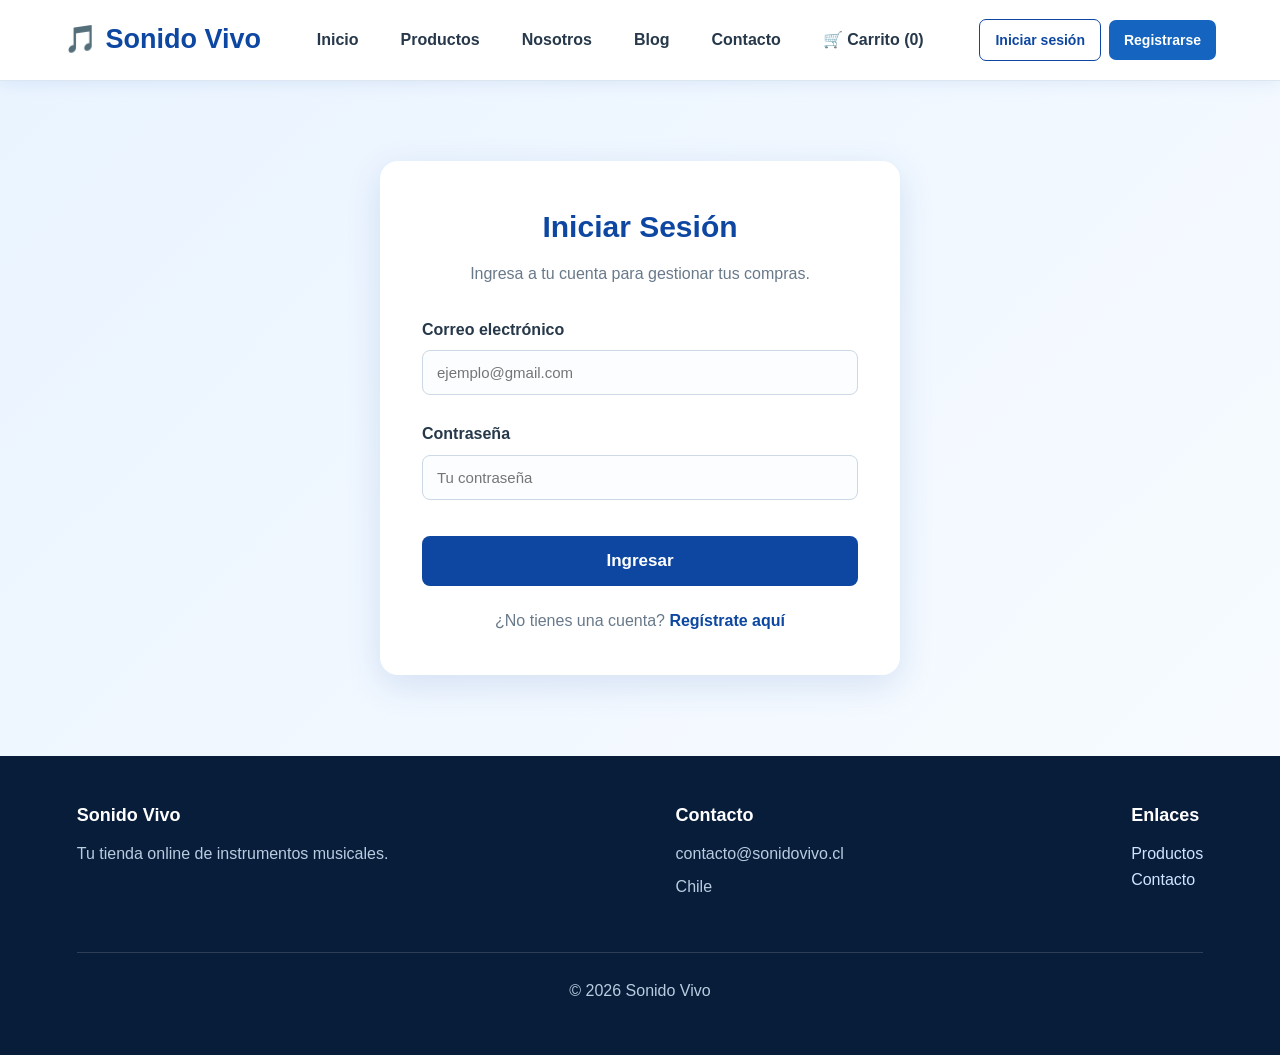
<file: login.html>
<!DOCTYPE html>
<html lang="es">
<head>
    <meta charset="UTF-8">
    <meta name="viewport" content="width=device-width, initial-scale=1.0">
    <title>Iniciar Sesión | Sonido Vivo</title>
    <link rel="stylesheet" href="estilos.css">
</head>
<body>

<header>
    <div class="logo">🎵 Sonido Vivo</div>
    <nav>
        <a href="index.html">Inicio</a>
        <a href="productos.html">Productos</a>
        <a href="nosotros.html">Nosotros</a>
        <a href="blogs.html">Blog</a>
        <a href="contacto.html">Contacto</a>
        <a href="carrito.html">🛒 Carrito</a>
    </nav>
    <div class="acciones">
        <a href="login.html">Iniciar sesión</a>
        <a href="registro.html">Registrarse</a>
    </div>
</header>

<main>
    <section class="contenedor-formulario">
        <div class="caja-registro">
            <h1>Iniciar Sesión</h1>
            <p>Ingresa a tu cuenta para gestionar tus compras.</p>

            <form id="form-login">
                <!-- CORREO -->
                <div class="grupo-input">
                    <label for="login-correo">Correo electrónico</label>
                    <input type="email" id="login-correo" placeholder="ejemplo@gmail.com" required>
                    <span id="error-login-correo" class="mensaje-error"></span>
                </div>

                <!-- CONTRASEÑA -->
                <div class="grupo-input">
                    <label for="login-pass">Contraseña</label>
                    <input type="password" id="login-pass" placeholder="Tu contraseña" minlength="4" maxlength="10" required>
                    <span id="error-login-pass" class="mensaje-error"></span>
                </div>

                <!-- BOTÓN -->
                <button type="submit" class="btn-formulario">Ingresar</button>

                <p class="texto-formulario">
                    ¿No tienes una cuenta? <a href="registro.html">Regístrate aquí</a>
                </p>
            </form>
        </div>
    </section>
</main>

<footer>
    <div>
        <h3>Sonido Vivo</h3>
        <p>Tu tienda online de instrumentos musicales.</p>
    </div>
    <div>
        <h3>Contacto</h3>
        <p>contacto@sonidovivo.cl</p>
        <p>Chile</p>
    </div>
    <div>
        <h3>Enlaces</h3>
        <a href="productos.html">Productos</a><br>
        <a href="contacto.html">Contacto</a>
    </div>
    <p class="copyright">© 2026 Sonido Vivo</p>
</footer>

<!-- VINCULACIÓN AL JAVASCRIPT DE VALIDACIÓN -->
<script src="validaciones.js"></script>
</body>
</html>
</file>
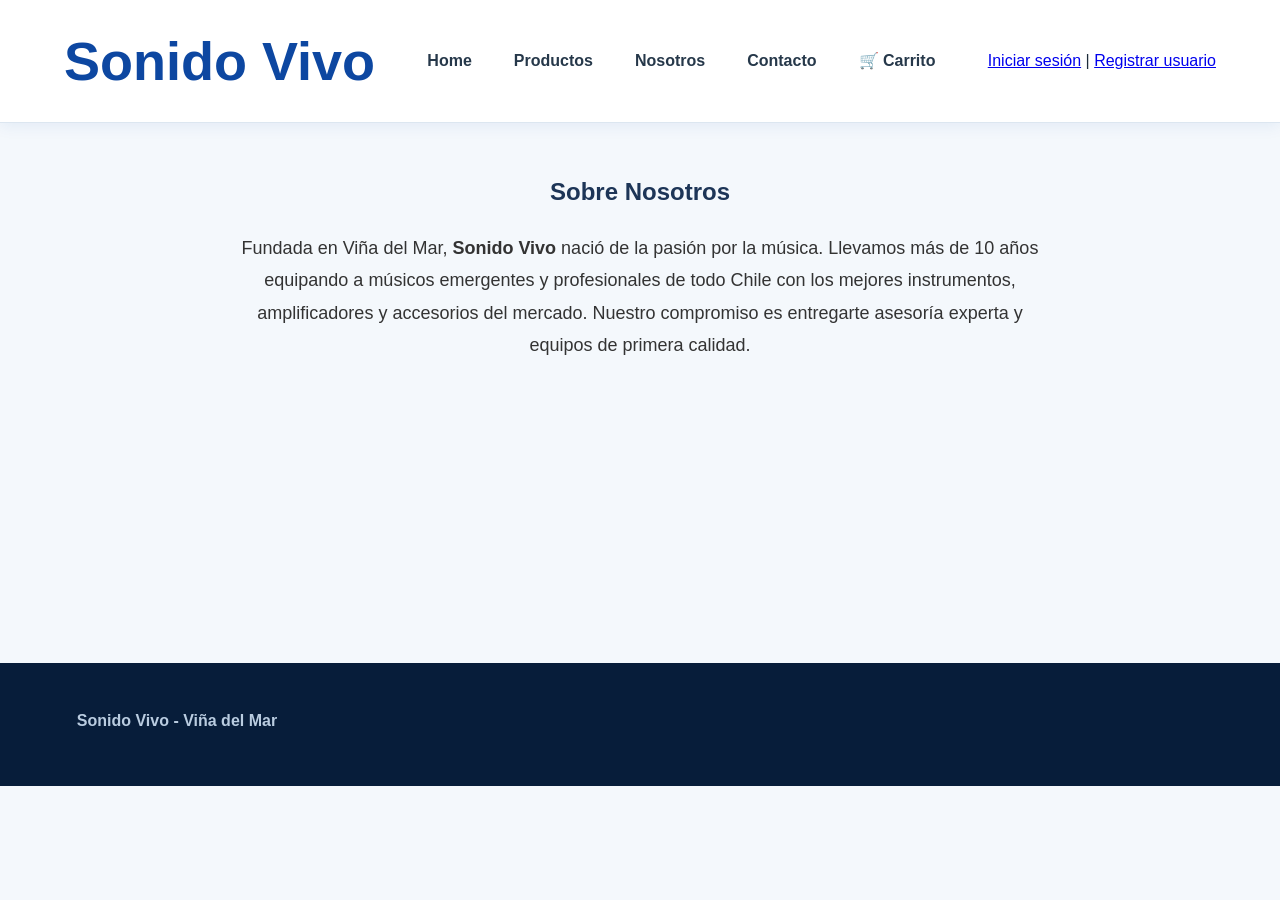
<file: nosotros.html>
<!DOCTYPE html>
<html lang="es">
<head>
    <meta charset="UTF-8">
    <meta name="viewport" content="width=device-width, initial-scale=1.0">
    <title>Nosotros - Sonido Vivo</title>
    <link rel="stylesheet" href="estilos.css">
</head>
<body>
    <header>
        <div class="logo"><h1>Sonido Vivo</h1></div>
        <nav>
            <a href="index.html">Home</a>
            <a href="productos.html">Productos</a>
            <a href="nosotros.html">Nosotros</a>
            <a href="contacto.html">Contacto</a>
            <a href="carrito.html">🛒 Carrito</a>
        </nav>
        <div class="acceso-usuarios">
            <a href="login.html">Iniciar sesión</a> | <a href="registro.html">Registrar usuario</a>
        </div>
    </header>

    <main style="padding: 50px 40px; text-align: center; min-height: 60vh;">
        <h2 style="color: #1d3557; margin-bottom: 20px;">Sobre Nosotros</h2>
        <p style="max-width: 800px; margin: 0 auto; line-height: 1.8; font-size: 18px; color: #333;">
            Fundada en Viña del Mar, <strong>Sonido Vivo</strong> nació de la pasión por la música. 
            Llevamos más de 10 años equipando a músicos emergentes y profesionales de todo Chile con 
            los mejores instrumentos, amplificadores y accesorios del mercado. Nuestro compromiso es 
            entregarte asesoría experta y equipos de primera calidad.
        </p>
    </main>

    <footer>
        <div class="footer-info"><p><strong>Sonido Vivo - Viña del Mar</strong></p></div>
    </footer>
</body>
</html>
</file>
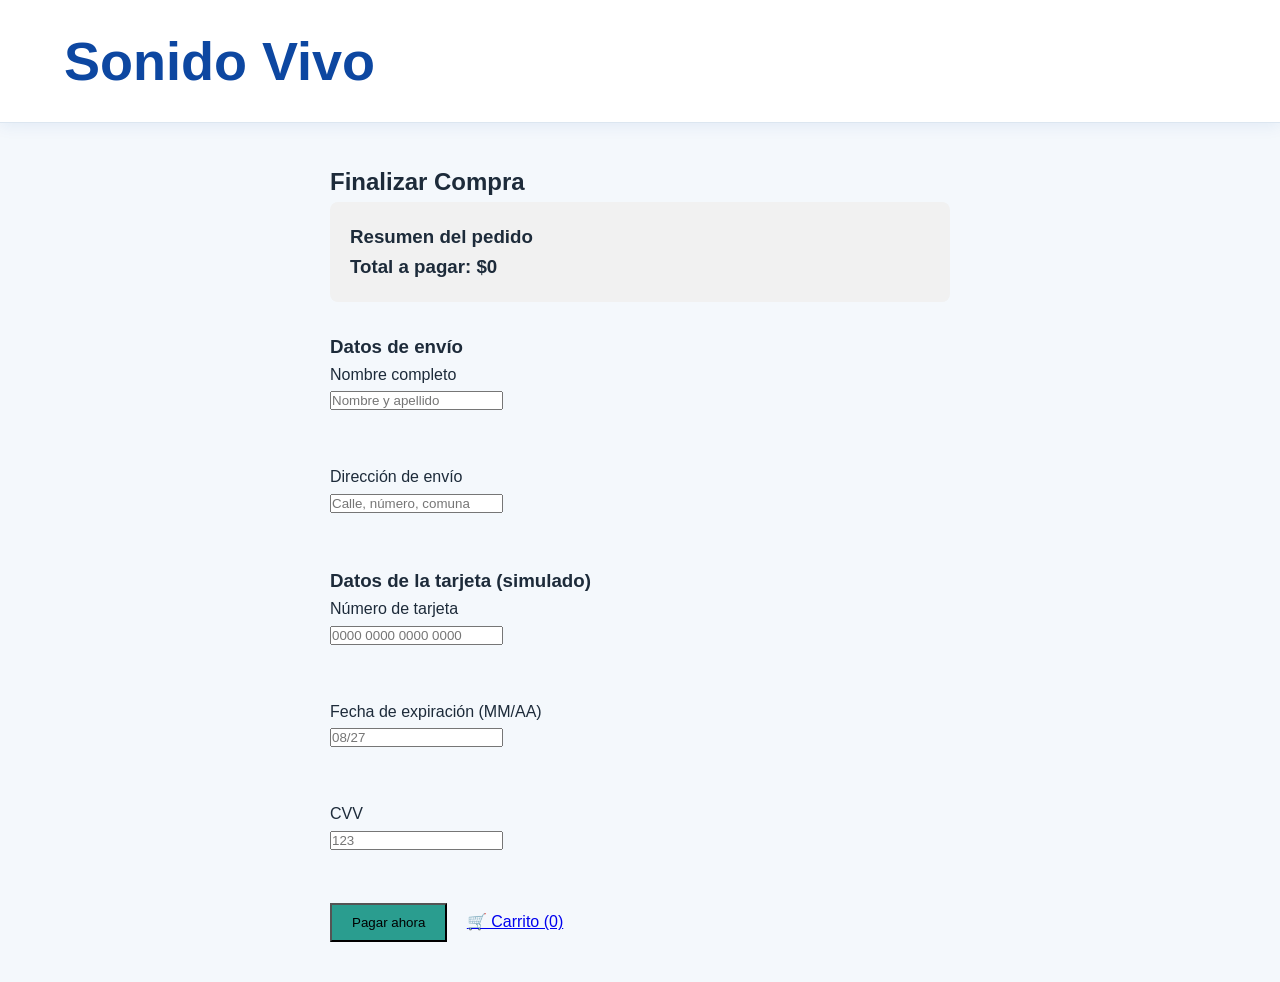
<file: pago.html>
<!DOCTYPE html>
<html lang="es">
<head>
    <meta charset="UTF-8">
    <meta name="viewport" content="width=device-width, initial-scale=1.0">
    <title>Finalizar Compra - Sonido Vivo</title>
    <link rel="stylesheet" href="estilos.css">
</head>
<body>

    <header>
        <div class="logo">
            <h1>Sonido Vivo</h1>
        </div>
        <nav>
            <div id="zona-login"></div>
        </nav>
    </header>

    <main style="padding: 40px; max-width: 700px; margin: 0 auto;">

        <h2>Finalizar Compra</h2>

        <!-- RESUMEN DEL PEDIDO -->
        <section style="background-color: #f1f1f1; padding: 20px; border-radius: 8px; margin-bottom: 30px;">
            <h3>Resumen del pedido</h3>
            <div id="resumen-pedido"></div>
            <h3>Total a pagar: <span id="total-pago">$0</span></h3>
        </section>

        <!-- FORMULARIO DE PAGO -->
        <form id="form-pago">

            <h3>Datos de envío</h3>

            <label for="pago-nombre">Nombre completo</label><br>
            <input type="text" id="pago-nombre" placeholder="Nombre y apellido"><br>
            <span id="error-pago-nombre" style="color: red; font-size: 0.85em;"></span><br><br>

            <label for="pago-direccion">Dirección de envío</label><br>
            <input type="text" id="pago-direccion" placeholder="Calle, número, comuna"><br>
            <span id="error-pago-direccion" style="color: red; font-size: 0.85em;"></span><br><br>

            <h3>Datos de la tarjeta (simulado)</h3>

            <label for="pago-tarjeta">Número de tarjeta</label><br>
            <input type="text" id="pago-tarjeta" placeholder="0000 0000 0000 0000" maxlength="19"><br>
            <span id="error-pago-tarjeta" style="color: red; font-size: 0.85em;"></span><br><br>

            <label for="pago-fecha">Fecha de expiración (MM/AA)</label><br>
            <input type="text" id="pago-fecha" placeholder="08/27" maxlength="5"><br>
            <span id="error-pago-fecha" style="color: red; font-size: 0.85em;"></span><br><br>

            <label for="pago-cvv">CVV</label><br>
            <input type="text" id="pago-cvv" placeholder="123" maxlength="3"><br>
            <span id="error-pago-cvv" style="color: red; font-size: 0.85em;"></span><br><br>

            <button type="submit" style="background-color: #2a9d8f; padding: 10px 20px;">Pagar ahora</button>
            <a href="carrito.html" style="margin-left: 15px;">Volver al carrito</a>

        </form>

    </main>

    <script src="validaciones.js"></script>
    <script src="sesion.js"></script>
</body>
</html>
</file>
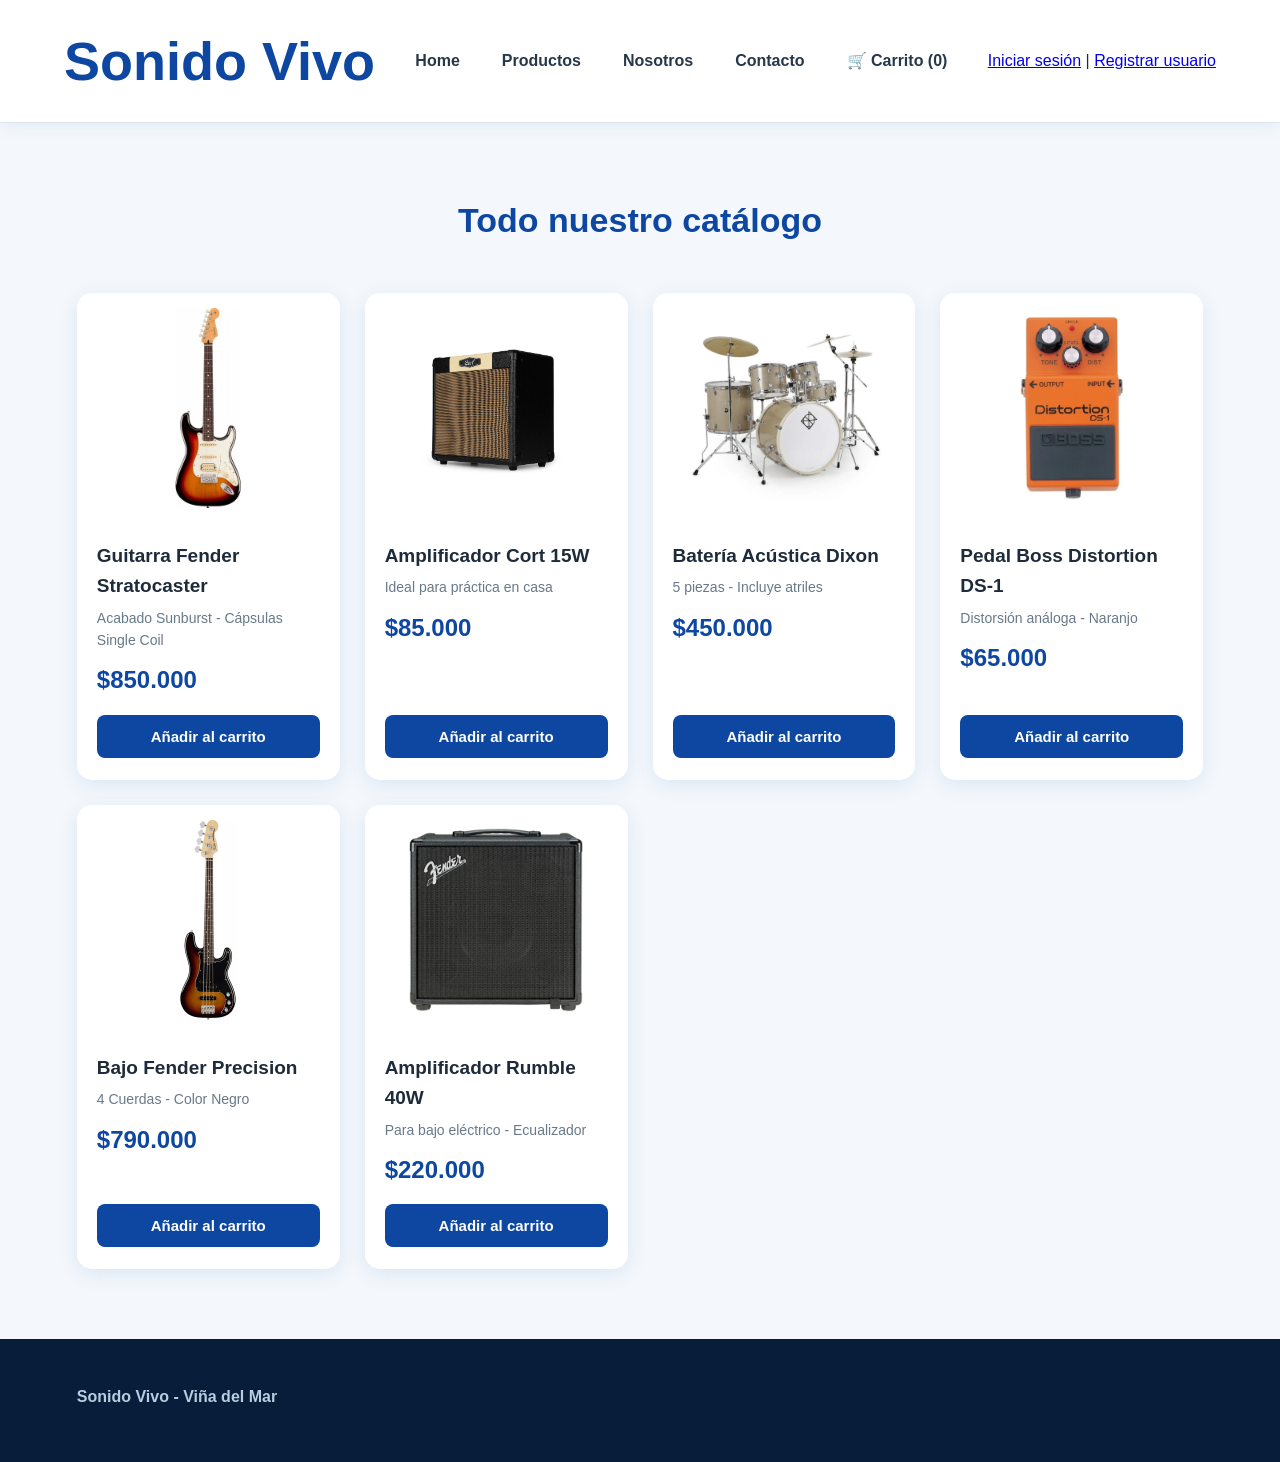
<file: productos.html>
<!DOCTYPE html>
<html lang="es">
<head>
    <meta charset="UTF-8">
    <meta name="viewport" content="width=device-width, initial-scale=1.0">
    <title>Catálogo de Productos - Sonido Vivo</title>
    <link rel="stylesheet" href="estilos.css">
</head>
<body>

    <!-- HEADER -->
    <header>
        <div class="logo">
            <h1>Sonido Vivo</h1>
        </div>
        <nav>
            <a href="index.html">Home</a>
            <a href="productos.html">Productos</a>
            <a href="nosotros.html">Nosotros</a>
            <a href="contacto.html">Contacto</a>
            <a href="carrito.html">🛒 Carrito</a>
        </nav>
        <div class="acceso-usuarios">
            <a href="login.html">Iniciar sesión</a> | 
            <a href="registro.html">Registrar usuario</a>
        </div>
    </header>

    <!-- MAIN: Catálogo completo -->
    <main>
        <section class="listado-productos">
            <h3>Todo nuestro catálogo</h3>
            
            <div class="grilla-productos">
                <!-- Producto 1 -->
                <article class="producto">
                    <img src="img/guitarra.jpg" alt="Guitarra Eléctrica Fender">
                    <h4>Guitarra Fender Stratocaster</h4>
                    <p class="atributos">Acabado Sunburst - Cápsulas Single Coil</p>
                    <p class="precio">$850.000</p>
                    <button class="btn-agregar">Añadir al carrito</button>
                </article>

                <!-- Producto 2 -->
                <article class="producto">
                    <img src="img/amplificador-15w.jpg" alt="Amplificador Cort 15W">
                    <h4>Amplificador Cort 15W</h4>
                    <p class="atributos">Ideal para práctica en casa</p>
                    <p class="precio">$85.000</p>
                    <button class="btn-agregar">Añadir al carrito</button>
                </article>

                <!-- Producto 3 -->
                <article class="producto">
                    <img src="img/bateria.jpg" alt="Batería Acústica Dixon">
                    <h4>Batería Acústica Dixon</h4>
                    <p class="atributos">5 piezas - Incluye atriles</p>
                    <p class="precio">$450.000</p>
                    <button class="btn-agregar">Añadir al carrito</button>
                </article>
                
                <!-- Producto 4 -->
                <article class="producto">
                    <img src="img/pedal.jpg" alt="Pedal Boss DS-1">
                    <h4>Pedal Boss Distortion DS-1</h4>
                    <p class="atributos">Distorsión análoga - Naranjo</p>
                    <p class="precio">$65.000</p>
                    <button class="btn-agregar">Añadir al carrito</button>
                </article>

                <!-- Producto 5 (CORREGIDO) -->
                <article class="producto">
                    <img src="img/bajo-fender.jpg" alt="Bajo Eléctrico Fender">
                    <h4>Bajo Fender Precision</h4>
                    <p class="atributos">4 Cuerdas - Color Negro</p>
                    <p class="precio">$790.000</p>
                    <button class="btn-agregar">Añadir al carrito</button>
                </article>

                <!-- Producto 6 (CORREGIDO) -->
                <article class="producto">
                    <img src="img/amplificador-40.jpg" alt="Amplificador de Bajo">
                    <h4>Amplificador Rumble 40W</h4>
                    <p class="atributos">Para bajo eléctrico - Ecualizador</p>
                    <p class="precio">$220.000</p>
                    <button class="btn-agregar">Añadir al carrito</button>
                </article>
            </div>
        </section>
    </main>

    <!-- FOOTER -->
    <footer>
        <div class="footer-info">
            <p><strong>Sonido Vivo - Viña del Mar</strong></p>
        </div>
    </footer>

    <!-- AQUÍ VA EL SCRIPT: Siempre al final, justo antes del </body> -->
    <script src="validaciones.js"></script>
</body>
</html>
</file>
<file: estilos.css>
/* =====================================================
   SONIDO VIVO - ESTILOS GENERALES
===================================================== */

* {
    margin: 0;
    padding: 0;
    box-sizing: border-box;
}

html {
    scroll-behavior: smooth;
}

body {
    font-family: 'Segoe UI', Tahoma, Geneva, Verdana, sans-serif;
    background: #f4f8fc;
    color: #1d2b3a;
    line-height: 1.6;
}


/* =====================================================
   HEADER
===================================================== */

header {
    display: flex;
    justify-content: space-between;
    align-items: center;
    padding: 18px 5%;
    background: #ffffff;
    border-bottom: 1px solid #dce6f0;
    box-shadow: 0 3px 15px rgba(13, 71, 161, 0.08);
    position: sticky;
    top: 0;
    z-index: 1000;
}

.logo {
    font-size: 27px;
    font-weight: 800;
    color: #0d47a1;
    white-space: nowrap;
}

header h1 {
    color: #0d47a1;
}

nav {
    display: flex;
    align-items: center;
    gap: 8px;
}

nav a {
    margin: 0 5px;
    padding: 9px 12px;
    text-decoration: none;
    color: #26384a;
    font-weight: 600;
    border-radius: 7px;
    transition: all 0.3s ease;
}

nav a:hover {
    color: #ffffff;
    background: #1565c0;
}

nav a.activo {
    color: #ffffff;
    background: #0d47a1;
    font-weight: 700;
}

.acciones {
    display: flex;
    align-items: center;
    gap: 8px;
}

.acciones a {
    text-decoration: none;
    padding: 9px 15px;
    border-radius: 7px;
    font-size: 14px;
    font-weight: 700;
    transition: 0.3s;
}

.acciones a:first-child {
    color: #0d47a1;
    border: 1px solid #0d47a1;
}

.acciones a:first-child:hover {
    background: #0d47a1;
    color: white;
}

.acciones a:last-child {
    color: white;
    background: #1565c0;
}

.acciones a:last-child:hover {
    background: #0d47a1;
}


/* =====================================================
   BANNER PRINCIPAL
===================================================== */

.banner-principal {
    min-height: 480px;
    display: flex;
    align-items: center;
    justify-content: space-between;
    gap: 50px;
    padding: 70px 7%;
    background: linear-gradient(
        135deg,
        #071d3a,
        #0d47a1,
        #1976d2
    );
    color: white;
}

.texto-banner {
    width: 48%;
}

.texto-banner h2 {
    font-size: 48px;
    line-height: 1.15;
    margin-bottom: 20px;
    color: white;
}

.texto-banner p {
    font-size: 19px;
    margin-bottom: 30px;
    line-height: 1.7;
    color: #e3f2fd;
}

.texto-banner button,
.btn-principal {
    display: inline-block;
    padding: 14px 27px;
    background: #ffffff;
    color: #0d47a1;
    border: none;
    border-radius: 8px;
    font-size: 16px;
    font-weight: 800;
    cursor: pointer;
    text-decoration: none;
    transition: all 0.3s ease;
}

.texto-banner button:hover,
.btn-principal:hover {
    transform: translateY(-3px);
    background: #e3f2fd;
    box-shadow: 0 8px 20px rgba(0, 0, 0, 0.2);
}

.imagen-banner {
    width: 48%;
}

.imagen-banner img {
    display: block;
    width: 100%;
    max-height: 360px;
    object-fit: cover;
    border-radius: 18px;
    box-shadow: 0 15px 40px rgba(0, 0, 0, 0.3);
}


/* =====================================================
   LISTADO PRODUCTOS - INICIO
===================================================== */

.listado-productos {
    padding: 70px 6%;
    background: #f4f8fc;
}

.listado-productos h3 {
    text-align: center;
    font-size: 34px;
    margin-bottom: 45px;
    color: #0d47a1;
}

.grilla-productos {
    max-width: 1200px;
    margin: auto;
    display: grid;
    grid-template-columns: repeat(4, 1fr);
    gap: 25px;
}

.producto {
    background: white;
    border: none;
    border-radius: 15px;
    padding: 0 0 22px;
    text-align: left;
    width: auto;
    overflow: hidden;
    box-shadow: 0 5px 20px rgba(13, 71, 161, 0.10);
    transition: all 0.3s ease;
    /* Agrega estas 3 líneas para alinear los botones */
    display: flex;
    flex-direction: column;
    height: 100%; 
}

.producto:hover {
    transform: translateY(-8px);
    box-shadow: 0 14px 30px rgba(13, 71, 161, 0.18);
}

.producto img {
    display: block;
    width: 100%;
    height: 230px;
    object-fit: contain;
    background: #ffffff;
    padding: 15px;
    margin-bottom: 0;
}

.producto h4 {
    padding: 18px 20px 5px;
    font-size: 19px;
    color: #1d2b3a;
}

.producto .atributos {
    padding: 0 20px;
    font-size: 14px;
    color: #68798a;
    margin-bottom: 10px;
    height: auto;
}

.producto .precio {
    padding: 0 20px;
    font-size: 24px;
    font-weight: 800;
    color: #0d47a1;
    margin-bottom: 15px;
}

.producto .btn-agregar {
    width: calc(100% - 40px);
    margin: 0 20px;
    /* Esta línea empuja el botón siempre hacia abajo */
    margin-top: auto; 
}

/* =====================================================
   PÁGINAS INTERNAS
===================================================== */

.titulo-pagina {
    text-align: center;
    padding: 70px 20px 45px;
    background: linear-gradient(
        135deg,
        #eaf4ff,
        #ffffff
    );
}

.titulo-pagina h1 {
    font-size: 42px;
    margin-bottom: 12px;
    color: #0d47a1;
}

.titulo-pagina p {
    font-size: 18px;
    color: #607080;
}


/* =====================================================
   PRODUCTOS
===================================================== */

.productos-grid {
    width: 90%;
    max-width: 1200px;
    margin: 0 auto 70px;
    display: grid;
    grid-template-columns: repeat(4, 1fr);
    gap: 28px;
}

.productos-grid .producto {
    padding: 0;
}

.productos-grid .producto img {
    width: 100%;
    height: 250px;
    object-fit: contain;
    background: white;
    padding: 20px;
}

.producto-info {
    padding: 22px;
}

.producto-info h2 {
    font-size: 20px;
    color: #172b3d;
    margin-bottom: 10px;
}

.descripcion {
    color: #68798a;
    line-height: 1.6;
    min-height: 75px;
}

.productos-grid .precio {
    padding: 0;
    color: #0d47a1;
    font-size: 25px;
    font-weight: 800;
    margin: 15px 0;
}

.btn-agregar {
    width: 100%;
    border: none;
    border-radius: 8px;
    padding: 13px 15px;
    background: #0d47a1;
    color: white;
    font-size: 15px;
    font-weight: 700;
    cursor: pointer;
    transition: all 0.3s ease;
}

.btn-agregar:hover {
    background: #1565c0;
    transform: translateY(-2px);
    box-shadow: 0 5px 12px rgba(13, 71, 161, 0.25);
}


/* =====================================================
   NOSOTROS
===================================================== */

.nosotros-hero {
    width: 90%;
    max-width: 1200px;
    margin: 55px auto;
    background: white;
    border-radius: 20px;
    padding: 50px;
    display: grid;
    grid-template-columns: 1fr 1fr;
    gap: 50px;
    align-items: center;
    box-shadow: 0 8px 30px rgba(13, 71, 161, 0.10);
}

.nosotros-hero h1 {
    color: #0d47a1;
    font-size: 43px;
    line-height: 1.2;
    margin: 15px 0;
}

.nosotros-hero p {
    color: #596b7d;
    font-size: 18px;
    line-height: 1.8;
}

.nosotros-hero img {
    width: 100%;
    height: 350px;
    object-fit: cover;
    border-radius: 16px;
}

.etiqueta {
    display: inline-block;
    color: #1565c0;
    font-weight: 800;
    letter-spacing: 2px;
    font-size: 13px;
}


.nosotros-contenido {
    width: 90%;
    max-width: 1200px;
    margin: 0 auto 65px;
    display: grid;
    grid-template-columns: repeat(3, 1fr);
    gap: 25px;
}

.nosotros-contenido article {
    background: white;
    padding: 32px;
    border-radius: 16px;
    box-shadow: 0 6px 22px rgba(13, 71, 161, 0.09);
    border-top: 4px solid #1565c0;
}

.nosotros-contenido h2 {
    color: #0d47a1;
    margin-bottom: 15px;
    font-size: 23px;
}

.nosotros-contenido p {
    color: #5e7082;
    line-height: 1.8;
}


/* =====================================================
   VIDEO
===================================================== */

.video-seccion {
    width: 90%;
    max-width: 1000px;
    margin: 0 auto 75px;
    text-align: center;
}

.video-seccion h2 {
    color: #0d47a1;
    font-size: 34px;
    margin-bottom: 10px;
}

.video-seccion p {
    color: #68798a;
    margin-bottom: 28px;
}

.video {
    width: 100%;
    overflow: hidden;
    border-radius: 18px;
    box-shadow: 0 10px 35px rgba(0, 0, 0, 0.18);
    background: #071d3a;
}

.video iframe {
    display: block;
    width: 100%;
    height: 500px;
    border: none;
}


/* =====================================================
   BLOG
===================================================== */

.blog-grid {
    width: 90%;
    max-width: 1200px;
    margin: 0 auto 75px;
    display: grid;
    grid-template-columns: repeat(3, 1fr);
    gap: 30px;
}

.blog-card {
    background: white;
    border-radius: 17px;
    overflow: hidden;
    box-shadow: 0 7px 25px rgba(13, 71, 161, 0.10);
    transition: all 0.3s ease;
}

.blog-card:hover {
    transform: translateY(-7px);
    box-shadow: 0 14px 32px rgba(13, 71, 161, 0.17);
}

.blog-card img {
    width: 100%;
    height: 240px;
    object-fit: cover;
}

.blog-card > div {
    padding: 27px;
}

.categoria {
    color: #1565c0;
    font-size: 12px;
    font-weight: 800;
    letter-spacing: 1.5px;
}

.blog-card h2 {
    color: #172b3d;
    font-size: 22px;
    line-height: 1.3;
    margin: 12px 0;
}

.blog-card p {
    color: #68798a;
    line-height: 1.7;
    margin-bottom: 22px;
}

.btn-secundario {
    display: inline-block;
    background: #0d47a1;
    color: white;
    padding: 11px 20px;
    border-radius: 8px;
    text-decoration: none;
    font-weight: 700;
    transition: 0.3s;
}

.btn-secundario:hover {
    background: #1565c0;
    transform: translateY(-2px);
}


/* =====================================================
   FORMULARIOS
===================================================== */

.contenedor-formulario {
    display: flex;
    justify-content: center;
    align-items: center;
    padding: 70px 20px;
    background:
        linear-gradient(
            135deg,
            #eaf4ff,
            #f7fbff
        );
    min-height: 75vh;
}

.caja-registro {
    background: white;
    padding: 42px;
    border-radius: 18px;
    box-shadow: 0 10px 35px rgba(13, 71, 161, 0.13);
    width: 100%;
    max-width: 520px;
}

.caja-registro h1,
.caja-registro h2 {
    color: #0d47a1;
    text-align: center;
    margin-bottom: 10px;
    font-size: 30px;
}

.caja-registro > p {
    text-align: center;
    color: #68798a;
    margin-bottom: 30px;
}

.grupo-input {
    margin-bottom: 20px;
    display: flex;
    flex-direction: column;
}

.grupo-input label {
    font-weight: 700;
    margin-bottom: 8px;
    color: #26384a;
}

.grupo-input input,
.grupo-input select {
    padding: 13px 14px;
    border: 1px solid #ccd8e5;
    border-radius: 8px;
    font-size: 15px;
    outline: none;
    background: #fbfdff;
    transition: 0.3s;
}

.grupo-input input:focus,
.grupo-input select:focus {
    border-color: #1565c0;
    box-shadow: 0 0 0 3px rgba(21, 101, 192, 0.10);
    background: white;
}

.btn-formulario {
    width: 100%;
    padding: 15px;
    background: #0d47a1;
    color: white;
    border: none;
    border-radius: 8px;
    font-size: 17px;
    font-weight: 800;
    cursor: pointer;
    margin-top: 10px;
    transition: 0.3s;
}

.btn-formulario:hover {
    background: #1565c0;
    transform: translateY(-2px);
    box-shadow: 0 7px 15px rgba(13, 71, 161, 0.25);
}

.texto-formulario {
    text-align: center;
    margin-top: 22px;
    color: #68798a;
}

.texto-formulario a,
.enlace-alternativo a {
    color: #0d47a1;
    font-weight: 700;
    text-decoration: none;
}

.texto-formulario a:hover,
.enlace-alternativo a:hover {
    text-decoration: underline;
}

.enlace-alternativo {
    text-align: center;
    margin-top: 20px;
    font-size: 14px;
}


/* =====================================================
   MENSAJES DE ERROR
===================================================== */

.mensaje-error {
    color: #d62828;
    font-size: 13px;
    margin-top: 6px;
    display: block;
    font-weight: 600;
}


/* =====================================================
   ADMINISTRADOR
===================================================== */

.tabla-admin {
    width: 90%;
    max-width: 1200px;
    margin: 40px auto;
    border-collapse: collapse;
    background: white;
    border-radius: 12px;
    overflow: hidden;
    box-shadow: 0 7px 25px rgba(13, 71, 161, 0.10);
}

.tabla-admin th,
.tabla-admin td {
    padding: 16px;
    text-align: left;
    border-bottom: 1px solid #e5edf5;
}

.tabla-admin th {
    background: #0d47a1;
    color: white;
    font-weight: 700;
}

.tabla-admin tr:hover {
    background: #f2f8ff;
}


/* =====================================================
   FOOTER
===================================================== */

footer {
    display: flex;
    justify-content: space-between;
    align-items: flex-start;
    flex-wrap: wrap;
    gap: 30px;
    padding: 45px 6%;
    background: #071d3a;
    color: white;
}

footer h3 {
    color: white;
    margin-bottom: 12px;
    font-size: 18px;
}

footer p {
    color: #b9cce0;
    margin-bottom: 7px;
}

footer a {
    color: #cfe5ff;
    text-decoration: none;
    transition: 0.3s;
}

footer a:hover {
    color: white;
}

.newsletter {
    display: flex;
    align-items: center;
}

.newsletter input {
    padding: 11px 13px;
    border-radius: 7px;
    border: none;
    margin-right: 8px;
    outline: none;
}

.newsletter button {
    padding: 11px 17px;
    background: #1565c0;
    color: white;
    border: none;
    border-radius: 7px;
    cursor: pointer;
    font-weight: 700;
}

.newsletter button:hover {
    background: #1976d2;
}

.copyright {
    width: 100%;
    text-align: center;
    border-top: 1px solid rgba(255,255,255,0.15);
    padding-top: 25px;
    margin-top: 15px;
}


/* =====================================================
   RESPONSIVE - TABLET
===================================================== */

@media (max-width: 1100px) {

    header {
        flex-wrap: wrap;
        gap: 15px;
    }

    nav {
        order: 3;
        width: 100%;
        justify-content: center;
        flex-wrap: wrap;
    }

    .grilla-productos {
        grid-template-columns: repeat(2, 1fr);
    }

    .productos-grid {
        grid-template-columns: repeat(2, 1fr);
    }

    .blog-grid {
        grid-template-columns: 1fr;
    }

    .nosotros-contenido {
        grid-template-columns: 1fr;
    }

}


/* =====================================================
   RESPONSIVE - CELULAR
===================================================== */

@media (max-width: 700px) {

    header {
        padding: 15px 20px;
        justify-content: center;
    }

    .logo {
        font-size: 23px;
    }

    nav {
        gap: 3px;
    }

    nav a {
        font-size: 13px;
        padding: 7px;
    }

    .acciones {
        width: 100%;
        justify-content: center;
    }

    .banner-principal {
        flex-direction: column;
        text-align: center;
        padding: 50px 25px;
    }

    .texto-banner,
    .imagen-banner {
        width: 100%;
    }

    .texto-banner h2 {
        font-size: 35px;
    }

    .texto-banner p {
        font-size: 16px;
    }

    .grilla-productos {
        grid-template-columns: 1fr;
    }

    .productos-grid {
        grid-template-columns: 1fr;
    }

    .titulo-pagina h1 {
        font-size: 32px;
    }

    .nosotros-hero {
        grid-template-columns: 1fr;
        padding: 28px;
        margin: 30px auto;
    }

    .nosotros-hero h1 {
        font-size: 32px;
    }

    .nosotros-hero img {
        height: 250px;
    }

    .nosotros-contenido {
        grid-template-columns: 1fr;
    }

    .video iframe {
        height: 280px;
    }

    .caja-registro {
        padding: 28px 22px;
    }

    footer {
        text-align: center;
        justify-content: center;
    }

    .newsletter {
        width: 100%;
        justify-content: center;
    }

}
/* =====================================================
   MÓDULO ADMINISTRADOR
===================================================== */

.admin-container {
    display: flex;
    min-height: 85vh;
    background: #f4f6f7;
}

.sidebar {
    width: 260px;
    background: #071d3a;
    color: white;
    padding: 30px 20px;
    flex-shrink: 0;
}

.sidebar h2 {
    font-size: 20px;
    color: #ffffff;
    margin-bottom: 25px;
    padding-bottom: 10px;
    border-bottom: 1px solid rgba(255, 255, 255, 0.1);
}

.sidebar nav {
    display: flex;
    flex-direction: column;
    gap: 10px;
}

.sidebar nav a {
    color: #b9cce0;
    text-decoration: none;
    padding: 11px 15px;
    border-radius: 6px;
    font-weight: 600;
    transition: all 0.3s ease;
}

.sidebar nav a:hover,
.sidebar nav a.activo {
    background: #1565c0;
    color: white;
}

.sidebar nav a.btn-salir {
    color: #ff6b6b;
    margin-top: 20px;
    border-top: 1px solid rgba(255, 255, 255, 0.1);
    padding-top: 15px;
}

.admin-content {
    flex: 1;
    padding: 40px;
}

.admin-header-acciones {
    display: flex;
    justify-content: space-between;
    align-items: center;
    margin-bottom: 25px;
}

/* Botones de Acción dentro del Admin */
.btn-crear {
    display: inline-block;
    padding: 10px 18px;
    background: #27ae60;
    color: white;
    border-radius: 6px;
    text-decoration: none;
    font-weight: 700;
    transition: 0.3s;
}

.btn-crear:hover {
    background: #219150;
}

.btn-editar, .btn-eliminar {
    padding: 6px 12px;
    border: none;
    border-radius: 5px;
    font-weight: 700;
    font-size: 13px;
    cursor: pointer;
    text-decoration: none;
    transition: 0.2s;
}

.btn-editar {
    background: #f39c12;
    color: white;
}

.btn-editar:hover {
    background: #d68910;
}

.btn-eliminar {
    background: #e74c3c;
    color: white;
}

.btn-eliminar:hover {
    background: #c0392b;
}

/* Adaptación móvil del panel */
@media (max-width: 900px) {
    .admin-container {
        flex-direction: column;
    }

    .sidebar {
        width: 100%;
    }
}
</file>
